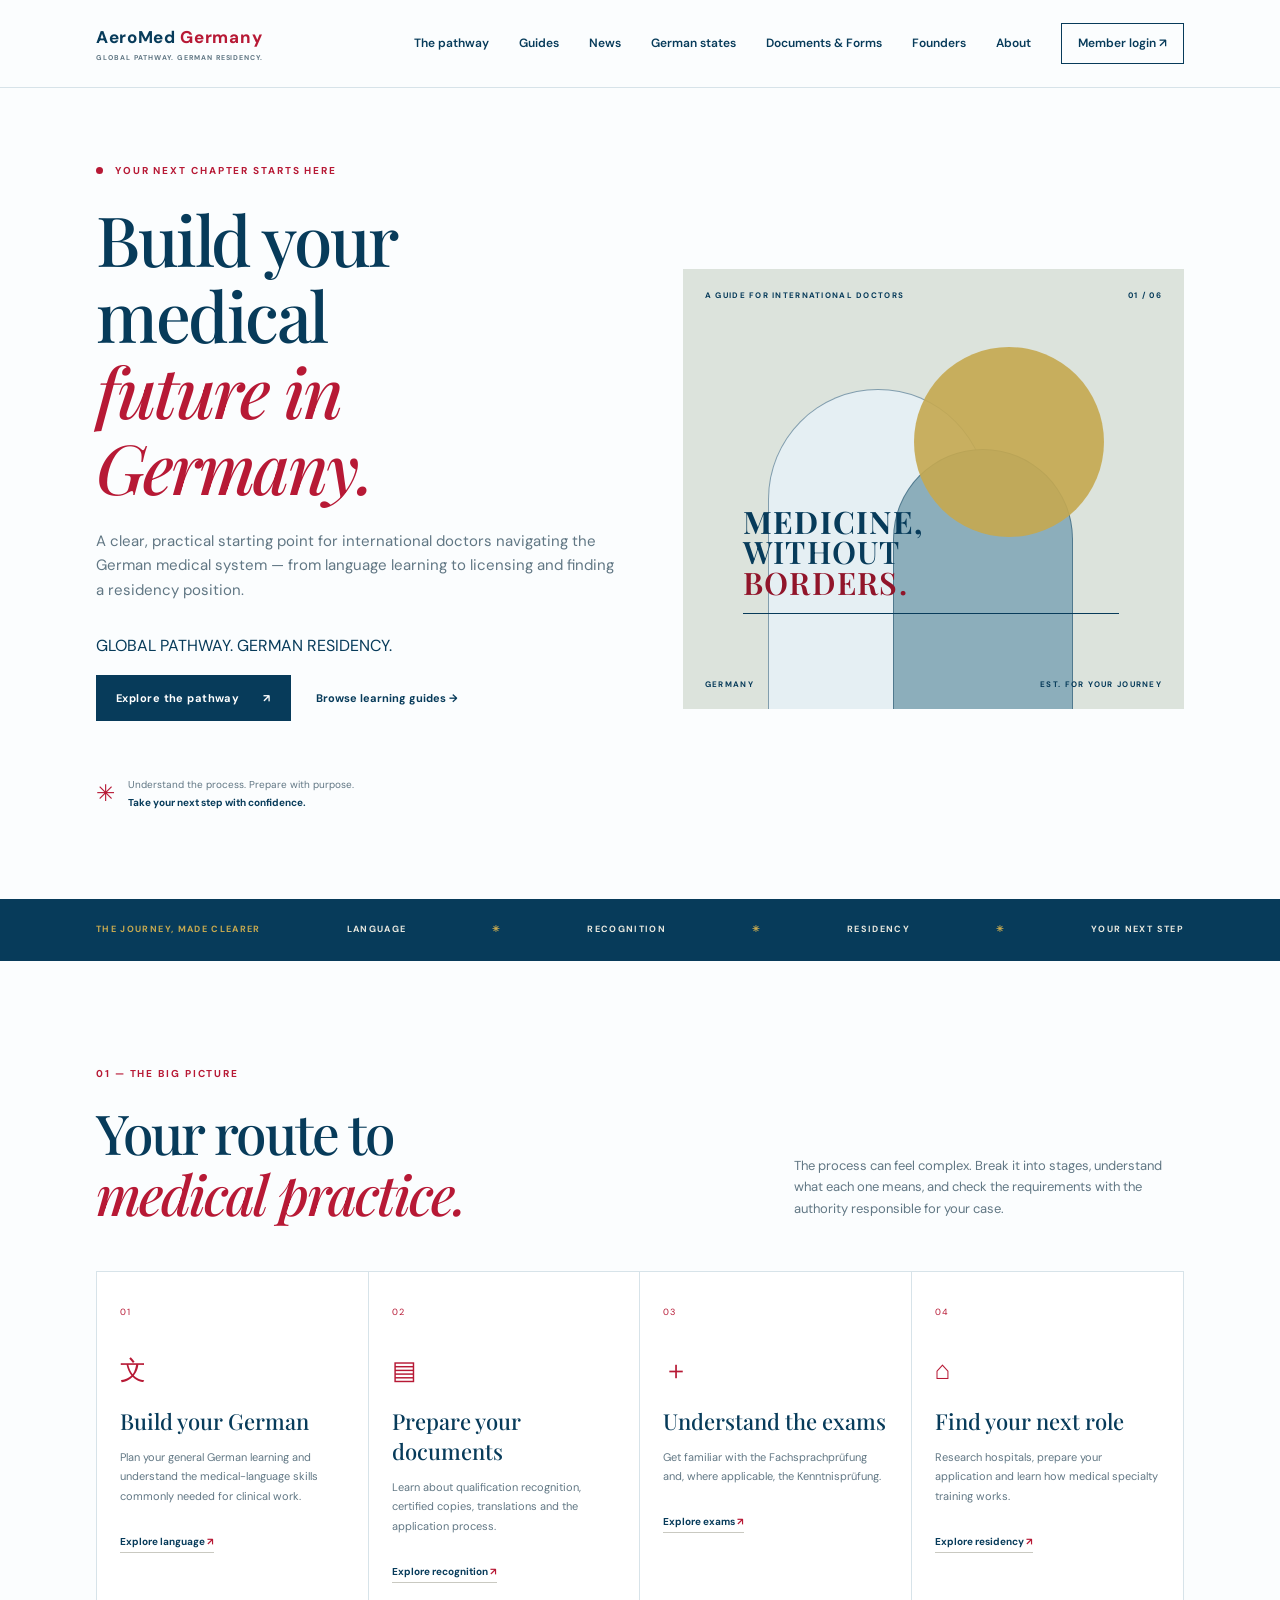
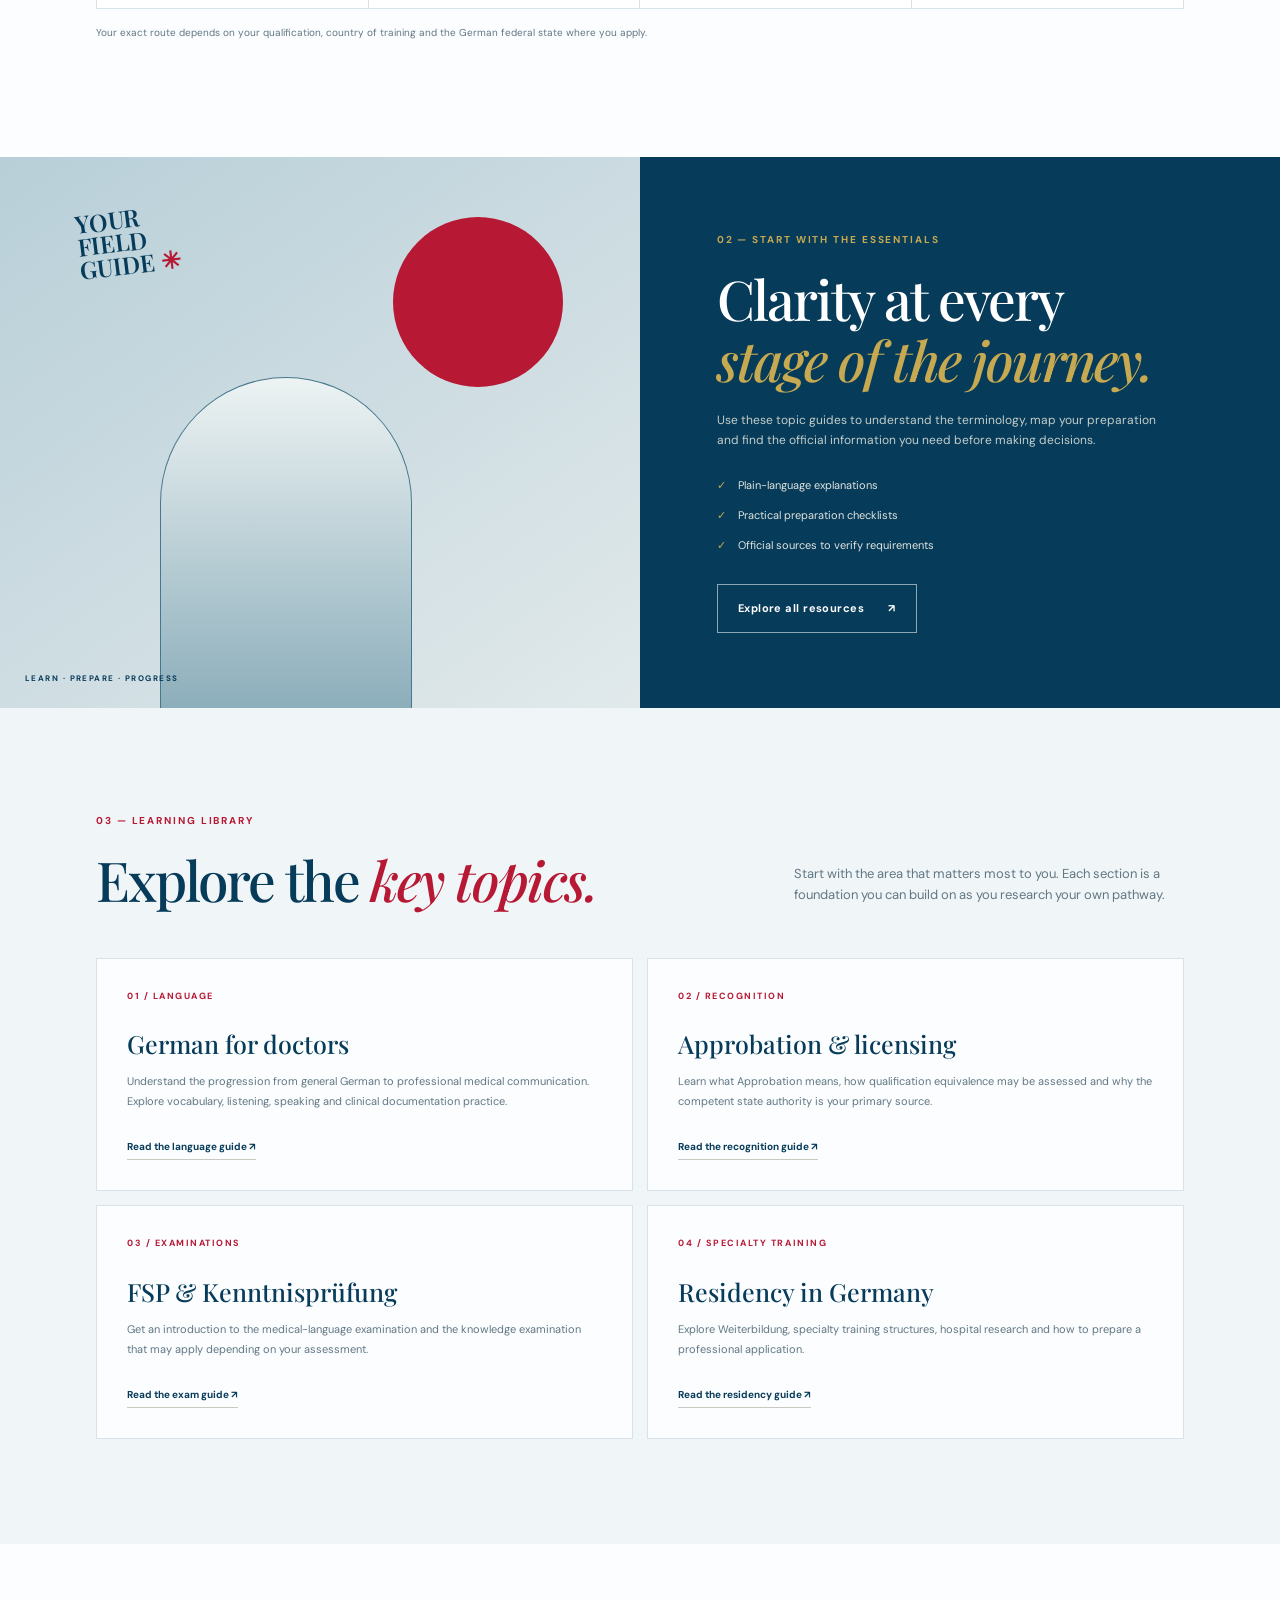
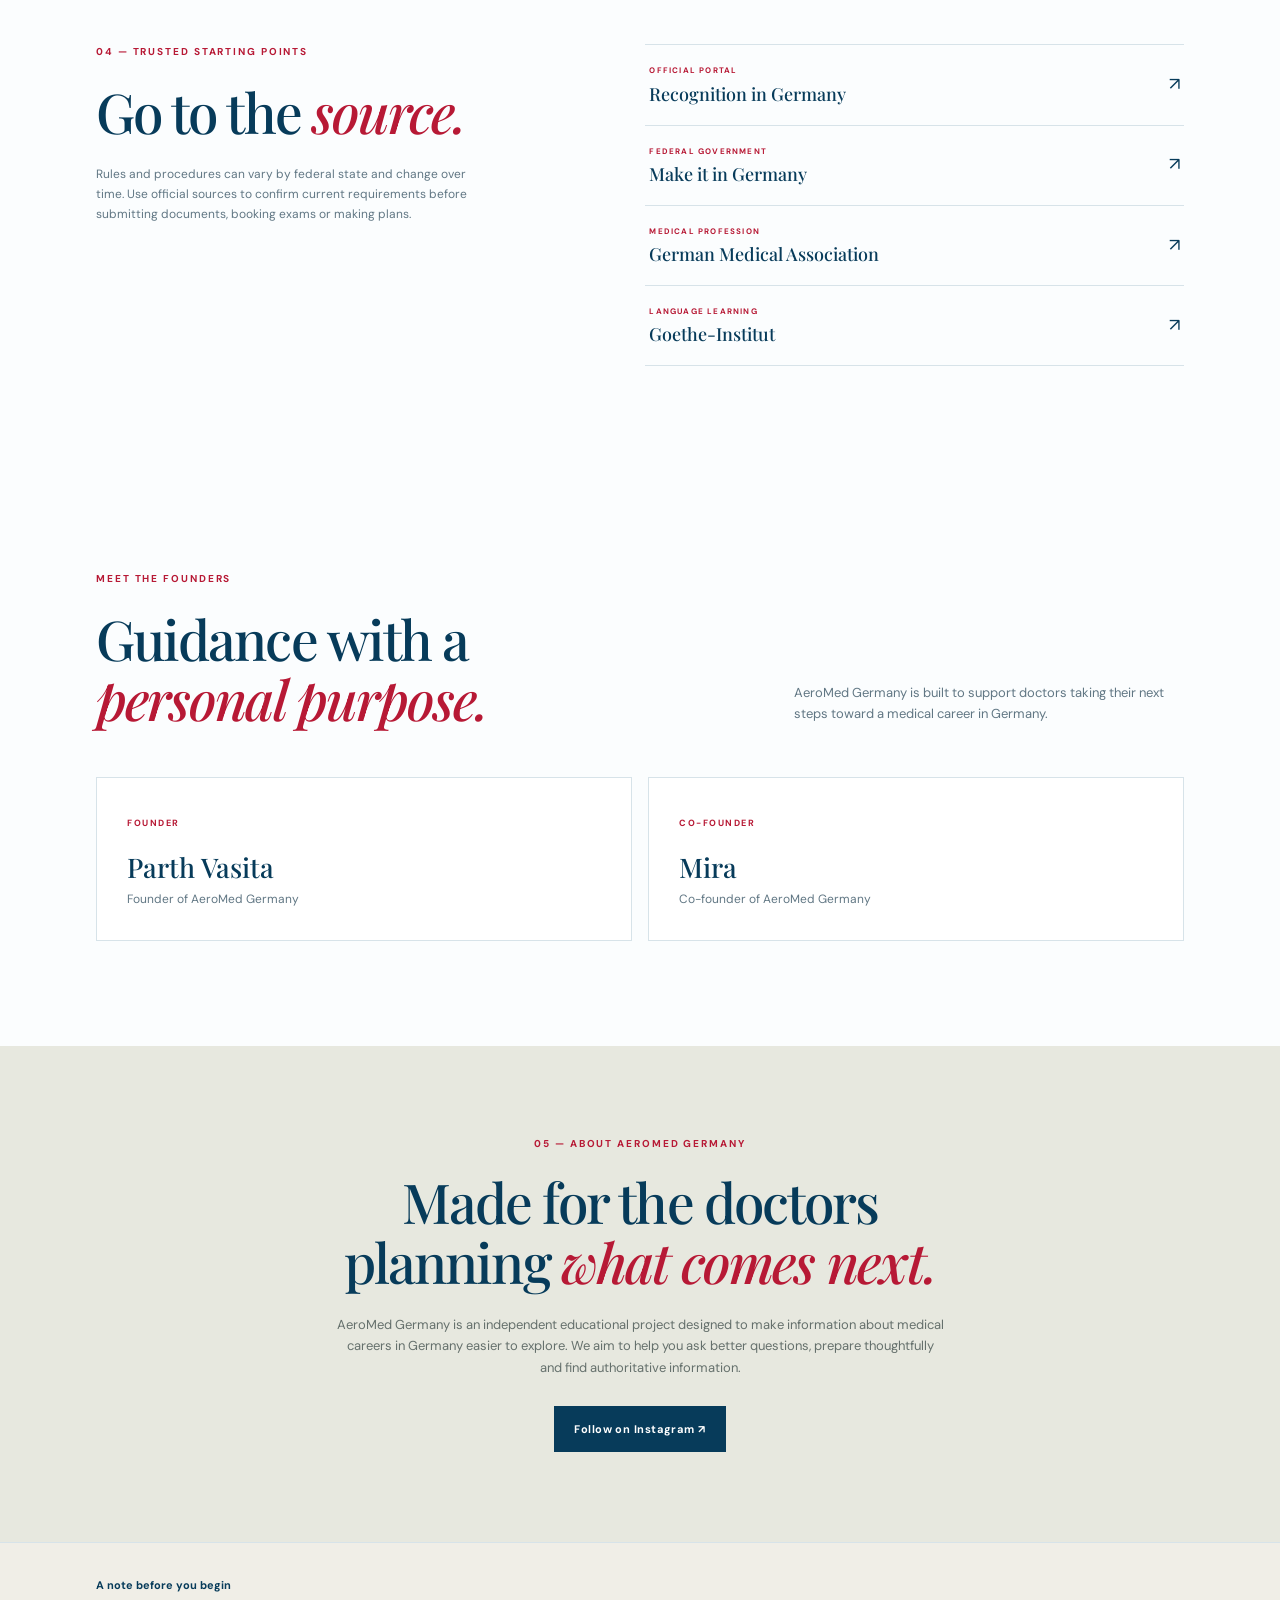
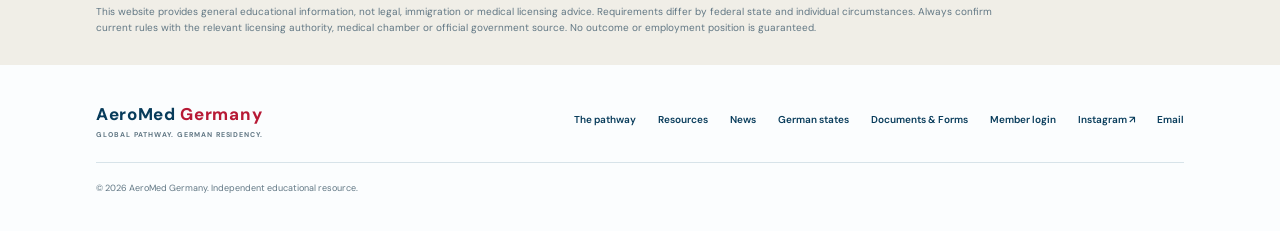
<file: index.html>
<!doctype html>
<html lang="en">
<head>
  <meta charset="utf-8">
  <meta name="viewport" content="width=device-width, initial-scale=1">
  <title>AeroMed Germany | Global Pathway. German Residency.</title>
  <meta name="description" content="AeroMed Germany supports international medical graduates exploring language learning, Approbation, exams and medical residency pathways in Germany.">
  <meta name="theme-color" content="#073b5a">
  <link rel="canonical" href="https://germanpg854.github.io/">
  
  <link rel="preconnect" href="https://fonts.googleapis.com">
  <link rel="preconnect" href="https://fonts.gstatic.com" crossorigin>
  <link href="https://fonts.googleapis.com/css2?family=DM+Sans:wght@400;500;600;700&family=Playfair+Display:wght@500;600;700&display=swap" rel="stylesheet">
  <link rel="stylesheet" href="styles.css">
</head>
<body>
  <a class="skip-link" href="#main">Skip to content</a>
  <header class="site-header">
    <a class="brand" href="index.html" aria-label="AeroMed Germany home">
      <span class="brand-name">AeroMed <span>Germany</span><small>GLOBAL PATHWAY. GERMAN RESIDENCY.</small></span>
    </a>
    <button class="menu-toggle" aria-label="Open navigation" aria-expanded="false">☰</button>
    <nav class="main-nav" aria-label="Main navigation">
      <a href="#pathway">The pathway</a><a href="#guides">Guides</a><a href="news.html">News</a><a href="bundeslaender.html">German states</a><a href="documents.html">Documents &amp; Forms</a><a href="#founders">Founders</a><a href="#about">About</a>
      <a class="nav-cta" href="login.html">Member login ↗</a>
    </nav>
  </header>

  <main id="main">
    <section class="hero">
      <div class="hero-copy">
        <p class="eyebrow"><span></span> YOUR NEXT CHAPTER STARTS HERE</p>
        <h1>Build your medical<br><em>future in Germany.</em></h1>
        <p class="hero-intro">A clear, practical starting point for international doctors navigating the German medical system — from language learning to licensing and finding a residency position.</p><p class="brand-tagline">GLOBAL PATHWAY. GERMAN RESIDENCY.</p>
        <div class="hero-actions"><a class="button button-dark" href="#pathway">Explore the pathway <span>↗</span></a><a class="text-link" href="#guides">Browse learning guides <span>→</span></a></div>
        <div class="hero-note"><span class="note-icon">✳</span><span>Understand the process. Prepare with purpose.<br><b>Take your next step with confidence.</b></span></div>
      </div>
      <div class="hero-art" aria-label="Abstract editorial illustration inspired by European architecture">
        <div class="art-top">A GUIDE FOR INTERNATIONAL DOCTORS <span>01 / 06</span></div>
        <div class="arch arch-one"></div><div class="arch arch-two"></div>
        <div class="art-sun"></div><div class="art-line"></div>
        <div class="art-caption"><b>MEDICINE,</b><br>WITHOUT<br><i>BORDERS.</i></div>
        <div class="art-bottom"><span>GERMANY</span><span>EST. FOR YOUR JOURNEY</span></div>
      </div>
    </section>

    <section class="trust-strip"><span>THE JOURNEY, MADE CLEARER</span><span>LANGUAGE</span><i>✳</i><span>RECOGNITION</span><i>✳</i><span>RESIDENCY</span><i>✳</i><span>YOUR NEXT STEP</span></section>

    <section class="section pathway-section" id="pathway">
      <div class="section-heading"><div><p class="eyebrow">01 — THE BIG PICTURE</p><h2>Your route to<br><em>medical practice.</em></h2></div><p class="section-summary">The process can feel complex. Break it into stages, understand what each one means, and check the requirements with the authority responsible for your case.</p></div>
      <div class="pathway-grid">
        <article class="path-card"><span class="card-number">01</span><div class="card-icon">文</div><h3>Build your German</h3><p>Plan your general German learning and understand the medical-language skills commonly needed for clinical work.</p><a href="language.html">Explore language <span>↗</span></a></article>
        <article class="path-card"><span class="card-number">02</span><div class="card-icon">▤</div><h3>Prepare your documents</h3><p>Learn about qualification recognition, certified copies, translations and the application process.</p><a href="approbation.html">Explore recognition <span>↗</span></a></article>
        <article class="path-card"><span class="card-number">03</span><div class="card-icon">＋</div><h3>Understand the exams</h3><p>Get familiar with the Fachsprachprüfung and, where applicable, the Kenntnisprüfung.</p><a href="exams.html">Explore exams <span>↗</span></a></article>
        <article class="path-card"><span class="card-number">04</span><div class="card-icon">⌂</div><h3>Find your next role</h3><p>Research hospitals, prepare your application and learn how medical specialty training works.</p><a href="residency.html">Explore residency <span>↗</span></a></article>
      </div>
      <p class="small-print">Your exact route depends on your qualification, country of training and the German federal state where you apply.</p>
    </section>

    <section class="feature-section" id="guides">
      <div class="feature-image"><div class="feature-stamp">YOUR<br>FIELD<br>GUIDE <span>✳</span></div><div class="feature-image-label">LEARN · PREPARE · PROGRESS</div></div>
      <div class="feature-copy"><p class="eyebrow">02 — START WITH THE ESSENTIALS</p><h2>Clarity at every<br><em>stage of the journey.</em></h2><p>Use these topic guides to understand the terminology, map your preparation and find the official information you need before making decisions.</p><ul class="check-list"><li>Plain-language explanations</li><li>Practical preparation checklists</li><li>Official sources to verify requirements</li></ul><a class="button button-light" href="#resources">Explore all resources <span>↗</span></a></div>
    </section>

    <section class="section topic-section">
      <div class="section-heading"><div><p class="eyebrow">03 — LEARNING LIBRARY</p><h2>Explore the <em>key topics.</em></h2></div><p class="section-summary">Start with the area that matters most to you. Each section is a foundation you can build on as you research your own pathway.</p></div>
      <div class="topic-grid">
        <article class="topic-card" ><div class="topic-meta">01 / LANGUAGE</div><h3>German for doctors</h3><p>Understand the progression from general German to professional medical communication. Explore vocabulary, listening, speaking and clinical documentation practice.</p><a href="language.html">Read the language guide ↗</a></article>
        <article class="topic-card" ><div class="topic-meta">02 / RECOGNITION</div><h3>Approbation & licensing</h3><p>Learn what Approbation means, how qualification equivalence may be assessed and why the competent state authority is your primary source.</p><a href="approbation.html">Read the recognition guide ↗</a></article>
        <article class="topic-card" ><div class="topic-meta">03 / EXAMINATIONS</div><h3>FSP & Kenntnisprüfung</h3><p>Get an introduction to the medical-language examination and the knowledge examination that may apply depending on your assessment.</p><a href="exams.html">Read the exam guide ↗</a></article>
        <article class="topic-card" ><div class="topic-meta">04 / SPECIALTY TRAINING</div><h3>Residency in Germany</h3><p>Explore Weiterbildung, specialty training structures, hospital research and how to prepare a professional application.</p><a href="residency.html">Read the residency guide ↗</a></article>
      </div>
    </section>

    <section class="official-section" id="resources">
      <div class="official-copy"><p class="eyebrow">04 — TRUSTED STARTING POINTS</p><h2>Go to the <em>source.</em></h2><p>Rules and procedures can vary by federal state and change over time. Use official sources to confirm current requirements before submitting documents, booking exams or making plans.</p></div>
      <div class="resource-list">
        <a href="https://www.anerkennung-in-deutschland.de/html/en/" target="_blank" rel="noopener"><span><small>OFFICIAL PORTAL</small><b>Recognition in Germany</b></span><span>↗</span></a>
        <a href="https://www.make-it-in-germany.com/en/" target="_blank" rel="noopener"><span><small>FEDERAL GOVERNMENT</small><b>Make it in Germany</b></span><span>↗</span></a>
        <a href="https://www.bundesaerztekammer.de/" target="_blank" rel="noopener"><span><small>MEDICAL PROFESSION</small><b>German Medical Association</b></span><span>↗</span></a>
        <a href="https://www.goethe.de/en/" target="_blank" rel="noopener"><span><small>LANGUAGE LEARNING</small><b>Goethe-Institut</b></span><span>↗</span></a>
      </div>
    </section>

    <section class="founders-section section" id="founders">
      <div class="section-heading"><div><p class="eyebrow">MEET THE FOUNDERS</p><h2>Guidance with a<br><em>personal purpose.</em></h2></div><p class="section-summary">AeroMed Germany is built to support doctors taking their next steps toward a medical career in Germany.</p></div>
      <div class="founder-grid">
        <article class="founder-card"><span class="founder-role">FOUNDER</span><h3>Parth Vasita</h3><p>Founder of AeroMed Germany</p></article>
        <article class="founder-card"><span class="founder-role">CO-FOUNDER</span><h3>Mira</h3><p>Co-founder of AeroMed Germany</p></article>
      </div>
    </section>
    <section class="about-section" id="about"><p class="eyebrow">05 — ABOUT AEROMED GERMANY</p><h2>Made for the doctors<br>planning <em>what comes next.</em></h2><p>AeroMed Germany is an independent educational project designed to make information about medical careers in Germany easier to explore. We aim to help you ask better questions, prepare thoughtfully and find authoritative information.</p><a class="button button-dark" href="https://www.instagram.com/germanpg854/" target="_blank" rel="noopener">Follow on Instagram ↗</a></section>

    <section class="disclaimer"><b>A note before you begin</b><p>This website provides general educational information, not legal, immigration or medical licensing advice. Requirements differ by federal state and individual circumstances. Always confirm current rules with the relevant licensing authority, medical chamber or official government source. No outcome or employment position is guaranteed.</p></section>
  </main>

  <footer class="site-footer"><a class="brand footer-brand" href="index.html"><span class="brand-name">AeroMed <span>Germany</span><small>GLOBAL PATHWAY. GERMAN RESIDENCY.</small></span></a><div class="footer-links"><a href="#pathway">The pathway</a><a href="#resources">Resources</a><a href="news.html">News</a><a href="bundeslaender.html">German states</a><a href="documents.html">Documents &amp; Forms</a><a href="login.html">Member login</a><a href="https://www.instagram.com/germanpg854/" target="_blank" rel="noopener">Instagram ↗</a><a href="mailto:germanpg854@gmail.com">Email</a></div><p>© <span id="year"></span> AeroMed Germany. Independent educational resource.</p></footer>
  <script src="script.js"></script>
</body>
</html>
</file>
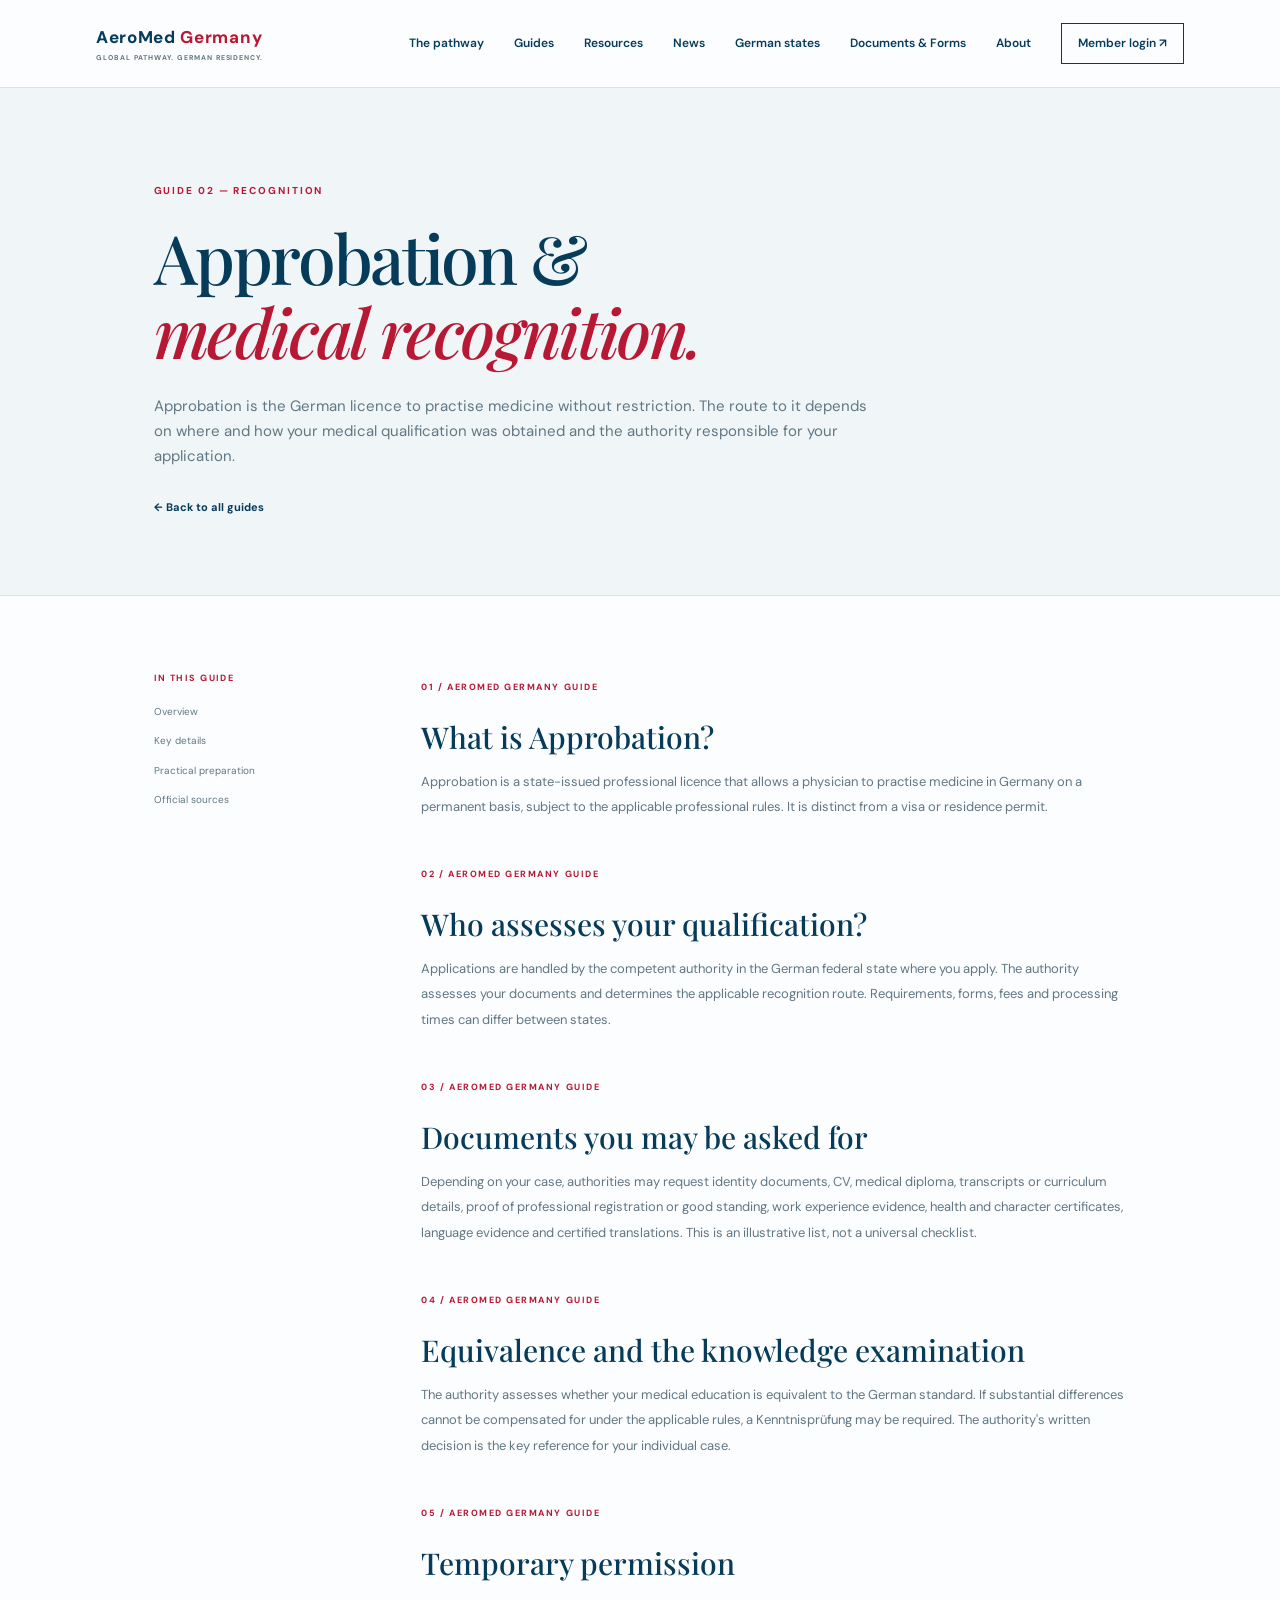
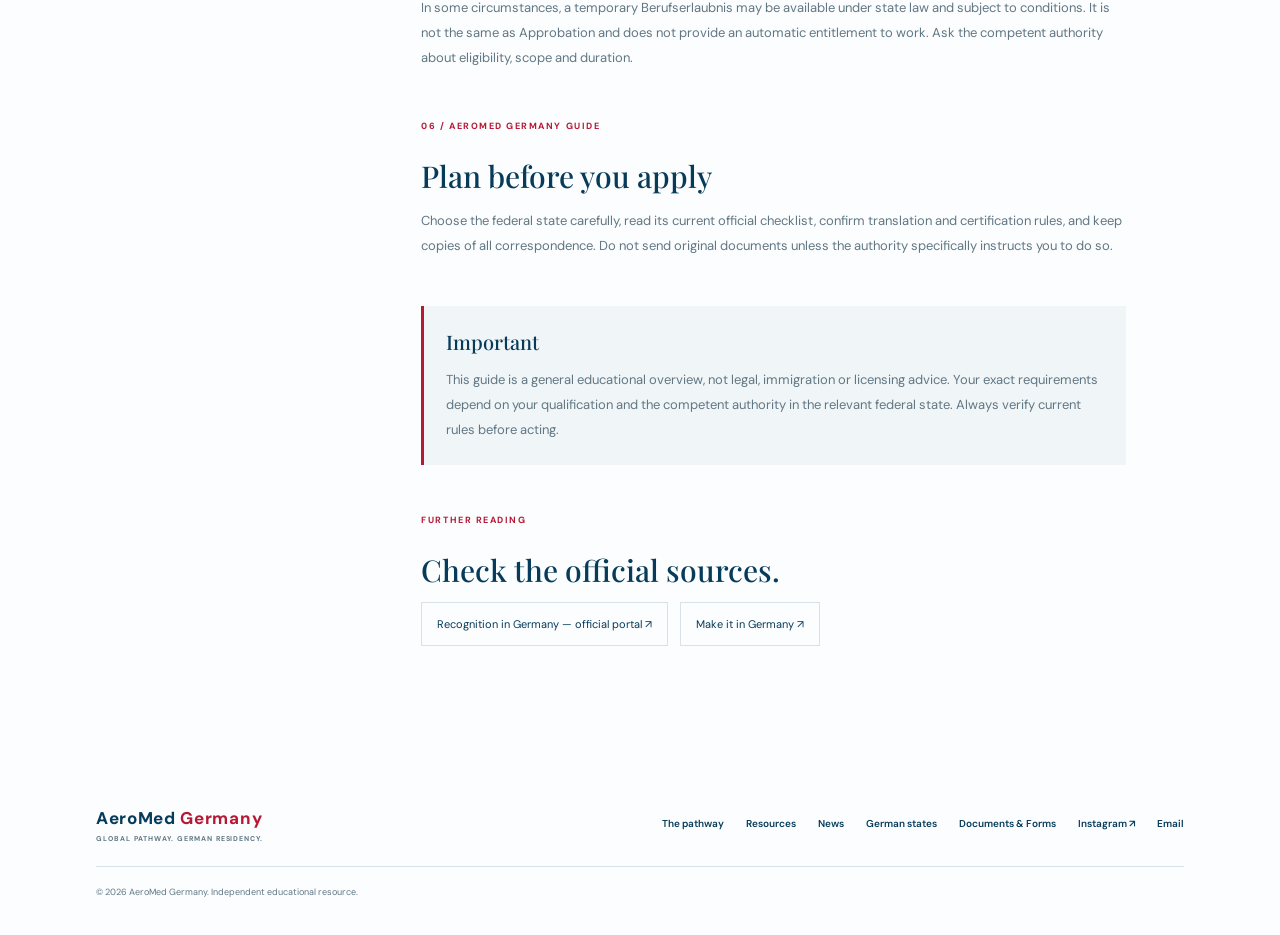
<file: approbation.html>
<!doctype html>
<html lang="en"><head><meta charset="utf-8"><meta name="viewport" content="width=device-width, initial-scale=1">
<meta name="theme-color" content="#073b5a">
<link rel="preconnect" href="https://fonts.googleapis.com"><link rel="preconnect" href="https://fonts.gstatic.com" crossorigin>
<link href="https://fonts.googleapis.com/css2?family=DM+Sans:wght@400;500;600;700&family=Playfair+Display:wght@500;600;700&display=swap" rel="stylesheet"><link rel="stylesheet" href="styles.css">
<link rel="canonical" href="https://germanpg854.github.io/approbation.html"></head><body><header class="site-header"><a class="brand" href="index.html"><span class="brand-name">AeroMed <span>Germany</span><small>GLOBAL PATHWAY. GERMAN RESIDENCY.</small></span></a><button class="menu-toggle" aria-label="Open navigation" aria-expanded="false">☰</button><nav class="main-nav"><a href="index.html#pathway">The pathway</a><a href="index.html#guides">Guides</a><a href="index.html#resources">Resources</a><a href="news.html">News</a><a href="bundeslaender.html">German states</a><a href="documents.html">Documents &amp; Forms</a><a href="index.html#about">About</a><a class="nav-cta" href="login.html">Member login ↗</a></nav></header><main id="main">
<title>Approbation & Medical Licensing in Germany | AeroMed Germany</title><meta name="description" content="An introduction to medical qualification recognition and Approbation for international doctors considering Germany."><section class="article-hero"><p class="eyebrow">GUIDE 02 — RECOGNITION</p><h1>Approbation &<br><em>medical recognition.</em></h1><p class="article-intro">Approbation is the German licence to practise medicine without restriction. The route to it depends on where and how your medical qualification was obtained and the authority responsible for your application.</p><a class="text-link" href="index.html#guides">← Back to all guides</a></section>
<section class="article-body"><aside class="article-aside"><b>IN THIS GUIDE</b><a href="#section-1">Overview</a><a href="#section-2">Key details</a><a href="#section-3">Practical preparation</a><a href="#official">Official sources</a></aside><div class="article-content"><section id="section-1"><p class="topic-meta">01 / AEROMED GERMANY GUIDE</p><h2>What is Approbation?</h2><p>Approbation is a state-issued professional licence that allows a physician to practise medicine in Germany on a permanent basis, subject to the applicable professional rules. It is distinct from a visa or residence permit.</p></section><section id="section-2"><p class="topic-meta">02 / AEROMED GERMANY GUIDE</p><h2>Who assesses your qualification?</h2><p>Applications are handled by the competent authority in the German federal state where you apply. The authority assesses your documents and determines the applicable recognition route. Requirements, forms, fees and processing times can differ between states.</p></section><section id="section-3"><p class="topic-meta">03 / AEROMED GERMANY GUIDE</p><h2>Documents you may be asked for</h2><p>Depending on your case, authorities may request identity documents, CV, medical diploma, transcripts or curriculum details, proof of professional registration or good standing, work experience evidence, health and character certificates, language evidence and certified translations. This is an illustrative list, not a universal checklist.</p></section><section id="section-4"><p class="topic-meta">04 / AEROMED GERMANY GUIDE</p><h2>Equivalence and the knowledge examination</h2><p>The authority assesses whether your medical education is equivalent to the German standard. If substantial differences cannot be compensated for under the applicable rules, a Kenntnisprüfung may be required. The authority's written decision is the key reference for your individual case.</p></section><section id="section-5"><p class="topic-meta">05 / AEROMED GERMANY GUIDE</p><h2>Temporary permission</h2><p>In some circumstances, a temporary Berufserlaubnis may be available under state law and subject to conditions. It is not the same as Approbation and does not provide an automatic entitlement to work. Ask the competent authority about eligibility, scope and duration.</p></section><section id="section-6"><p class="topic-meta">06 / AEROMED GERMANY GUIDE</p><h2>Plan before you apply</h2><p>Choose the federal state carefully, read its current official checklist, confirm translation and certification rules, and keep copies of all correspondence. Do not send original documents unless the authority specifically instructs you to do so.</p></section><section class="article-callout"><b>Important</b><p>This guide is a general educational overview, not legal, immigration or licensing advice. Your exact requirements depend on your qualification and the competent authority in the relevant federal state. Always verify current rules before acting.</p></section><section id="official"><p class="topic-meta">FURTHER READING</p><h2>Check the official sources.</h2><div class="article-links"><a href="https://www.anerkennung-in-deutschland.de/html/en/" target="_blank" rel="noopener">Recognition in Germany — official portal ↗</a><a href="https://www.make-it-in-germany.com/en/" target="_blank" rel="noopener">Make it in Germany ↗</a></div></section></div></section></main><footer class="site-footer"><a class="brand footer-brand" href="index.html"><span class="brand-name">AeroMed <span>Germany</span><small>GLOBAL PATHWAY. GERMAN RESIDENCY.</small></span></a><div class="footer-links"><a href="index.html#pathway">The pathway</a><a href="index.html#resources">Resources</a><a href="news.html">News</a><a href="bundeslaender.html">German states</a><a href="documents.html">Documents &amp; Forms</a><a href="https://www.instagram.com/germanpg854/" target="_blank" rel="noopener">Instagram ↗</a><a href="mailto:germanpg854@gmail.com">Email</a></div><p>© <span id="year"></span> AeroMed Germany. Independent educational resource.</p></footer><script src="script.js"></script></body></html>
</file>
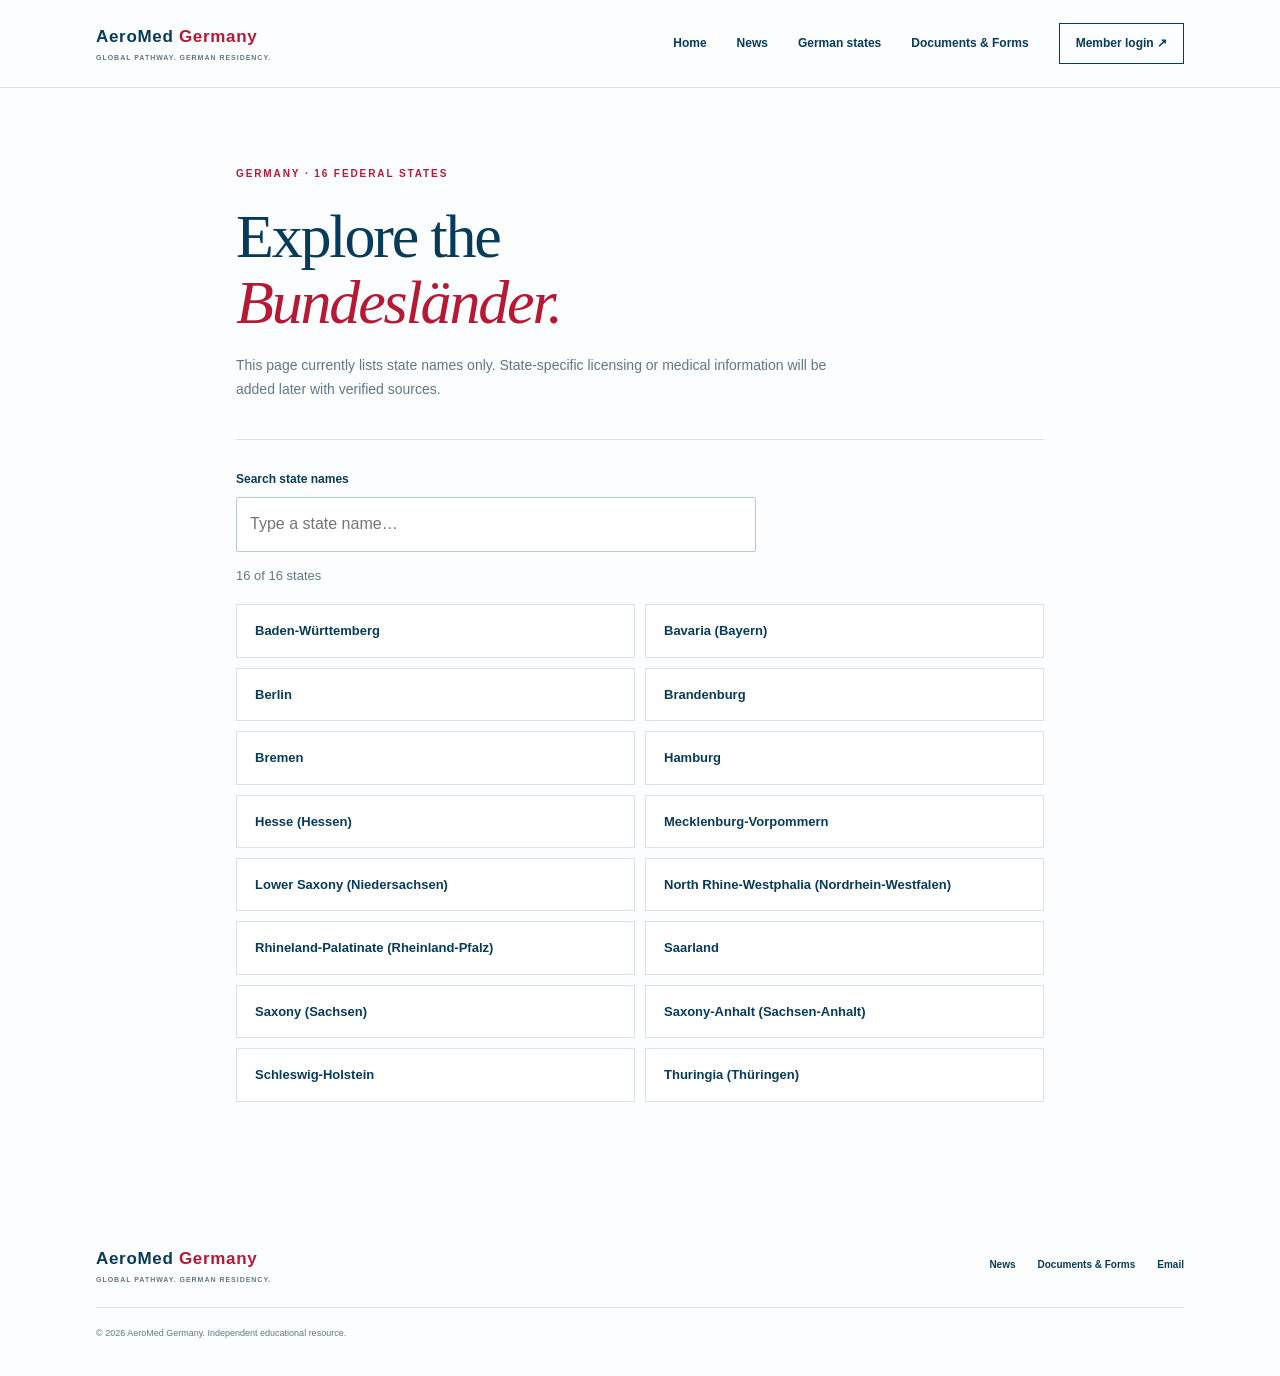
<file: bundeslaender.html>
<!doctype html>
<html lang="en">
<head><meta charset="utf-8"><meta name="viewport" content="width=device-width,initial-scale=1"><meta name="theme-color" content="#073b5a"><title>German states | AeroMed Germany</title><meta name="description" content="Search the names of Germany's 16 federal states. State-specific licensing information will be added after verification."><link rel="canonical" href="https://germanpg854.github.io/bundeslaender.html"><link rel="stylesheet" href="styles.css"></head>
<body>
  <a class="skip-link" href="#main">Skip to content</a>
  <header class="site-header"><a class="brand" href="index.html" aria-label="AeroMed Germany home"><span class="brand-name">AeroMed <span>Germany</span><small>GLOBAL PATHWAY. GERMAN RESIDENCY.</small></span></a><button class="menu-toggle" aria-label="Open navigation" aria-expanded="false">☰</button><nav class="main-nav" aria-label="Main navigation"><a href="index.html">Home</a><a href="news.html">News</a><a href="bundeslaender.html" aria-current="page">German states</a><a href="documents.html">Documents & Forms</a><a class="nav-cta" href="login.html">Member login ↗</a></nav></header>
  <main id="main" class="library-page"><section class="library-heading"><p class="eyebrow">GERMANY · 16 FEDERAL STATES</p><h1>Explore the<br><em>Bundesländer.</em></h1><p>This page currently lists state names only. State-specific licensing or medical information will be added later with verified sources.</p></section><label class="state-search-label" for="state-search">Search state names</label><input id="state-search" class="state-search" type="search" placeholder="Type a state name…" autocomplete="off"><p id="state-status" class="library-status" aria-live="polite"></p><ul id="state-list" class="state-grid" aria-label="German federal states"></ul></main>
  <footer class="site-footer"><a class="brand footer-brand" href="index.html"><span class="brand-name">AeroMed <span>Germany</span><small>GLOBAL PATHWAY. GERMAN RESIDENCY.</small></span></a><div class="footer-links"><a href="news.html">News</a><a href="documents.html">Documents & Forms</a><a href="mailto:germanpg854@gmail.com">Email</a></div><p>© <span id="year"></span> AeroMed Germany. Independent educational resource.</p></footer>
  <script src="script.js"></script><script src="bundeslaender-data.js"></script><script src="bundeslaender.js"></script>
</body></html>
</file>
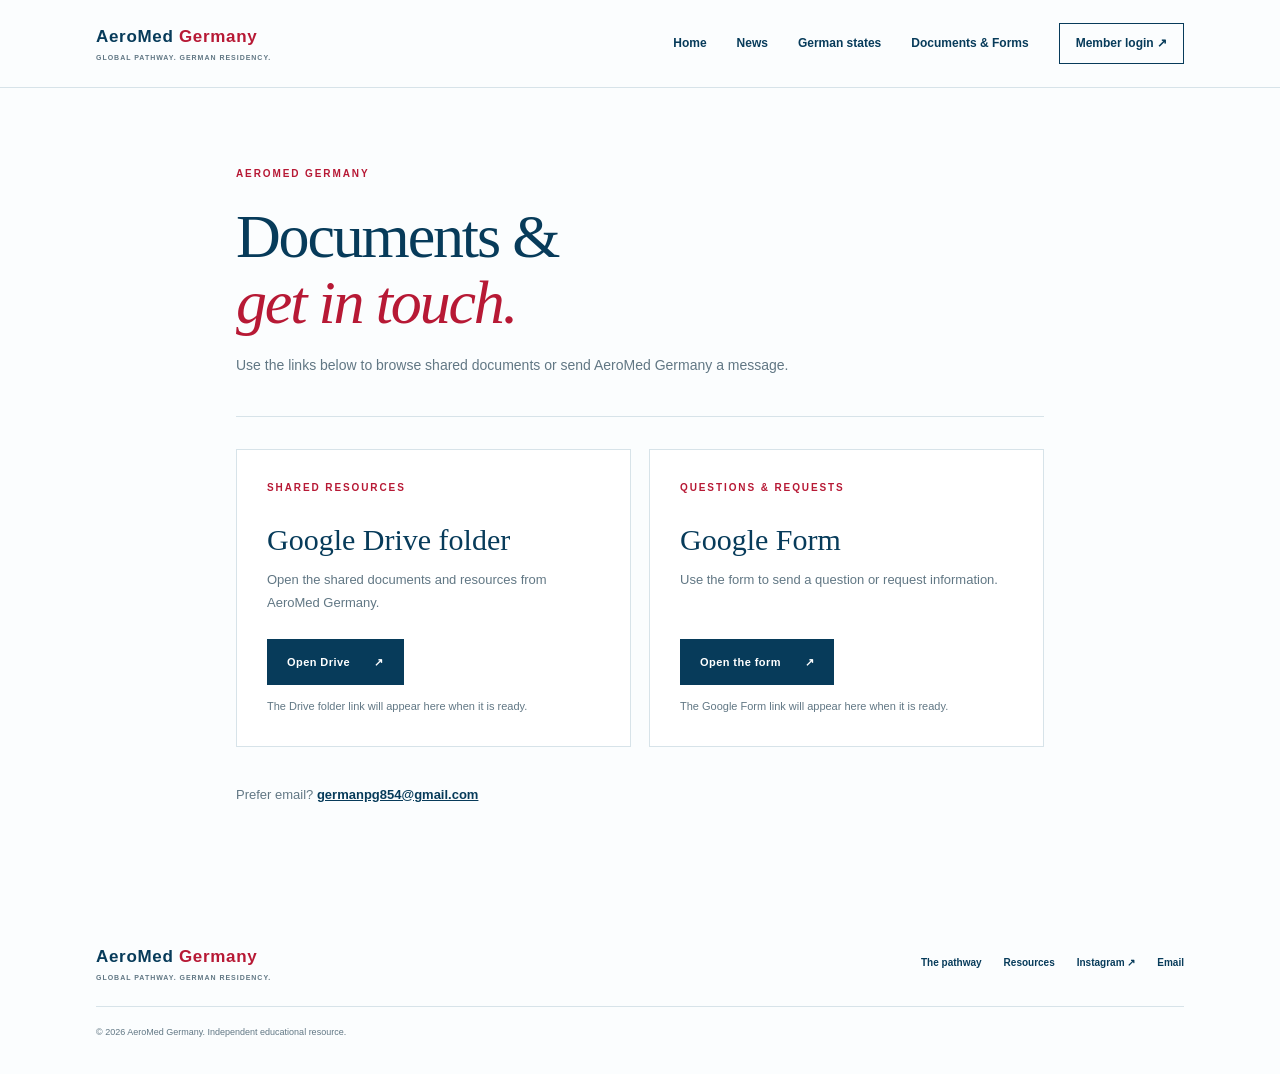
<file: documents.html>
<!doctype html>
<html lang="en">
<head>
  <meta charset="utf-8">
  <meta name="viewport" content="width=device-width,initial-scale=1">
  <meta name="theme-color" content="#073b5a">
  <title>Documents & contact | AeroMed Germany</title>
  <meta name="description" content="Open AeroMed Germany's shared documents or contact form.">
  <link rel="stylesheet" href="styles.css">
</head>
<body>
  <a class="skip-link" href="#main">Skip to content</a>
  <header class="site-header">
    <a class="brand" href="index.html" aria-label="AeroMed Germany home"><span class="brand-name">AeroMed <span>Germany</span><small>GLOBAL PATHWAY. GERMAN RESIDENCY.</small></span></a>
    <button class="menu-toggle" aria-label="Open navigation" aria-expanded="false">☰</button>
    <nav class="main-nav" aria-label="Main navigation"><a href="index.html">Home</a><a href="news.html">News</a><a href="bundeslaender.html">German states</a><a href="documents.html" aria-current="page">Documents & Forms</a><a href="login.html" class="nav-cta">Member login ↗</a></nav>
  </header>
  <main id="main" class="library-page">
    <section class="library-heading"><p class="eyebrow">AEROMED GERMANY</p><h1>Documents &<br><em>get in touch.</em></h1><p>Use the links below to browse shared documents or send AeroMed Germany a message.</p></section>
    <section class="share-link-grid" aria-label="AeroMed links">
      <article class="share-link-card"><p class="eyebrow">SHARED RESOURCES</p><h2>Google Drive folder</h2><p>Open the shared documents and resources from AeroMed Germany.</p><a class="button button-dark configured-link" data-link-name="drive" href="#drive-link">Open Drive <span>↗</span></a><small class="link-status" data-link-status="drive">The Drive folder link will appear here when it is ready.</small></article>
      <article class="share-link-card"><p class="eyebrow">QUESTIONS & REQUESTS</p><h2>Google Form</h2><p>Use the form to send a question or request information.</p><a class="button button-dark configured-link" data-link-name="form" href="#form-link">Open the form <span>↗</span></a><small class="link-status" data-link-status="form">The Google Form link will appear here when it is ready.</small></article>
    </section>
    <p class="share-contact">Prefer email? <a href="mailto:germanpg854@gmail.com">germanpg854@gmail.com</a></p>
  </main>
  <footer class="site-footer"><a class="brand footer-brand" href="index.html"><span class="brand-name">AeroMed <span>Germany</span><small>GLOBAL PATHWAY. GERMAN RESIDENCY.</small></span></a><div class="footer-links"><a href="index.html#pathway">The pathway</a><a href="index.html#resources">Resources</a><a href="https://www.instagram.com/germanpg854/" target="_blank" rel="noopener noreferrer">Instagram ↗</a><a href="mailto:germanpg854@gmail.com">Email</a></div><p>© <span id="year"></span> AeroMed Germany. Independent educational resource.</p></footer>
  <script src="script.js"></script>
  <script src="links-config.js"></script>
  <script src="links.js"></script>
</body>
</html>
</file>
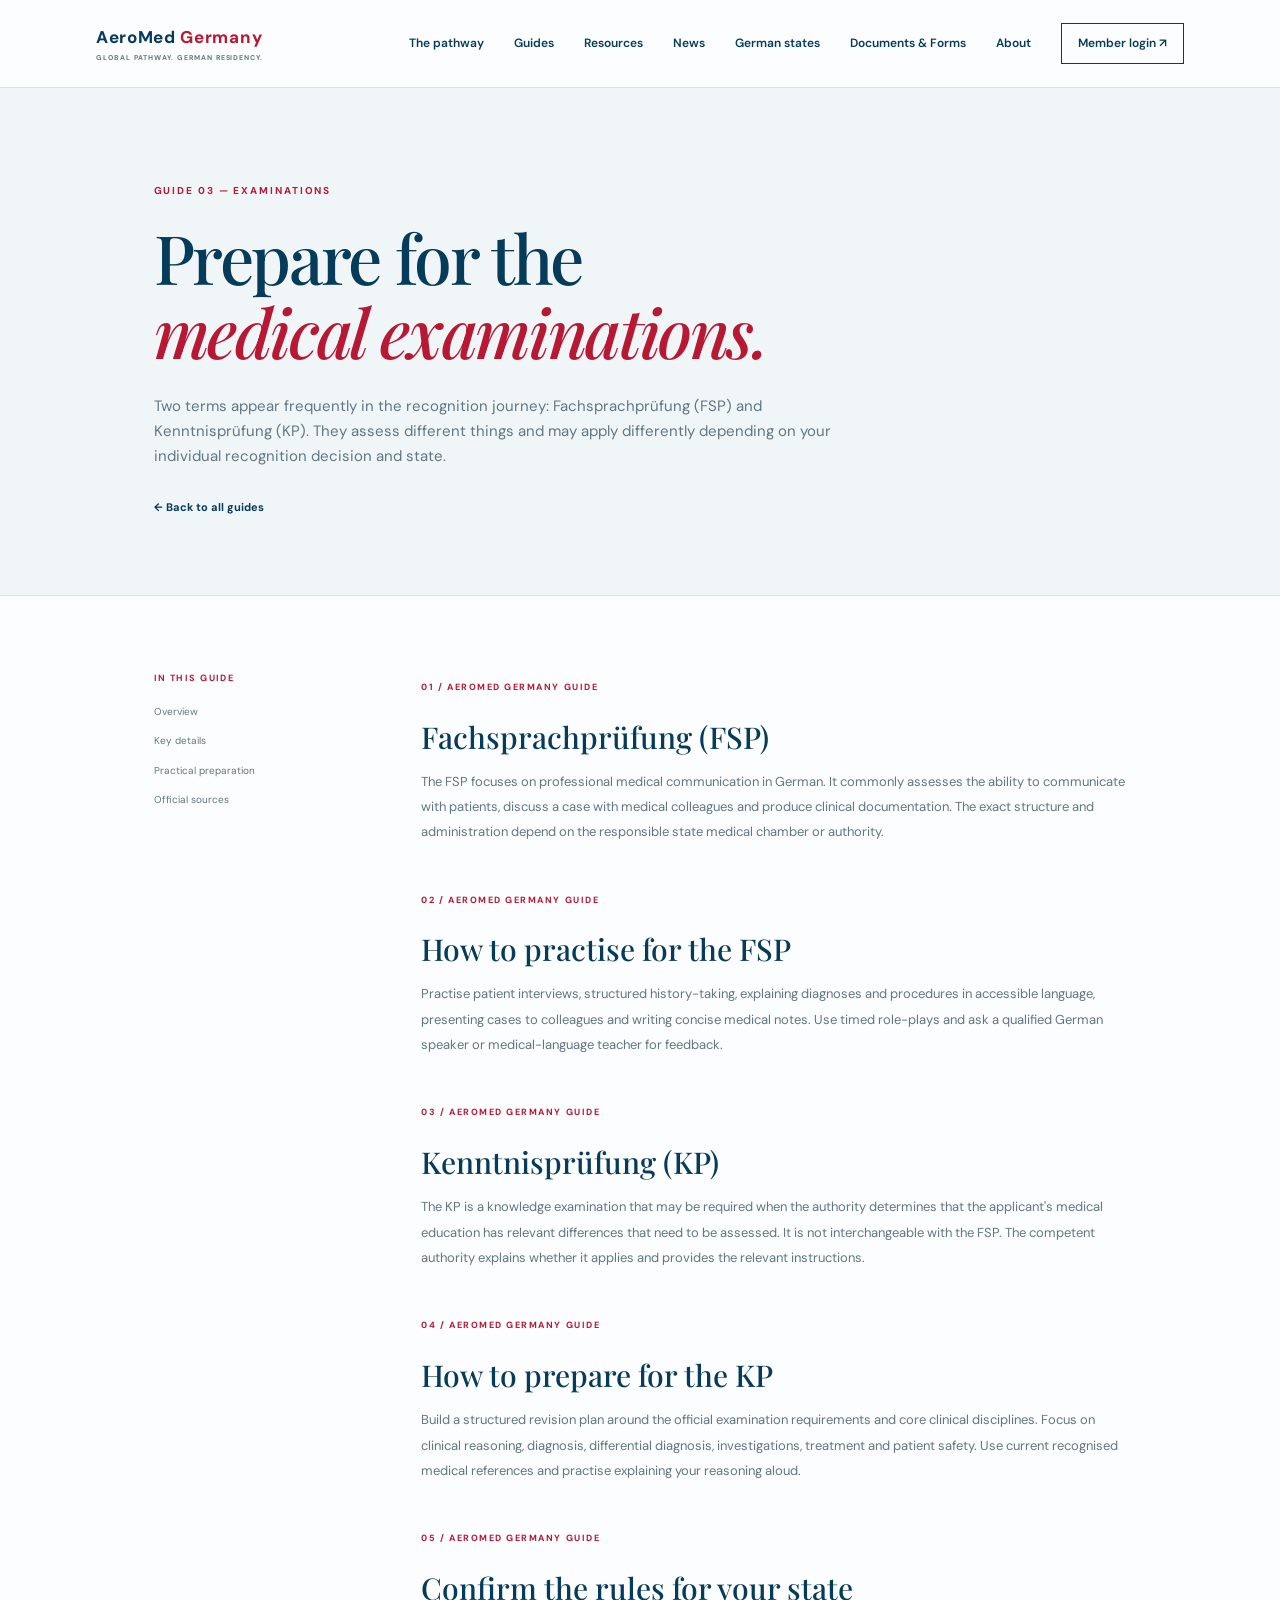
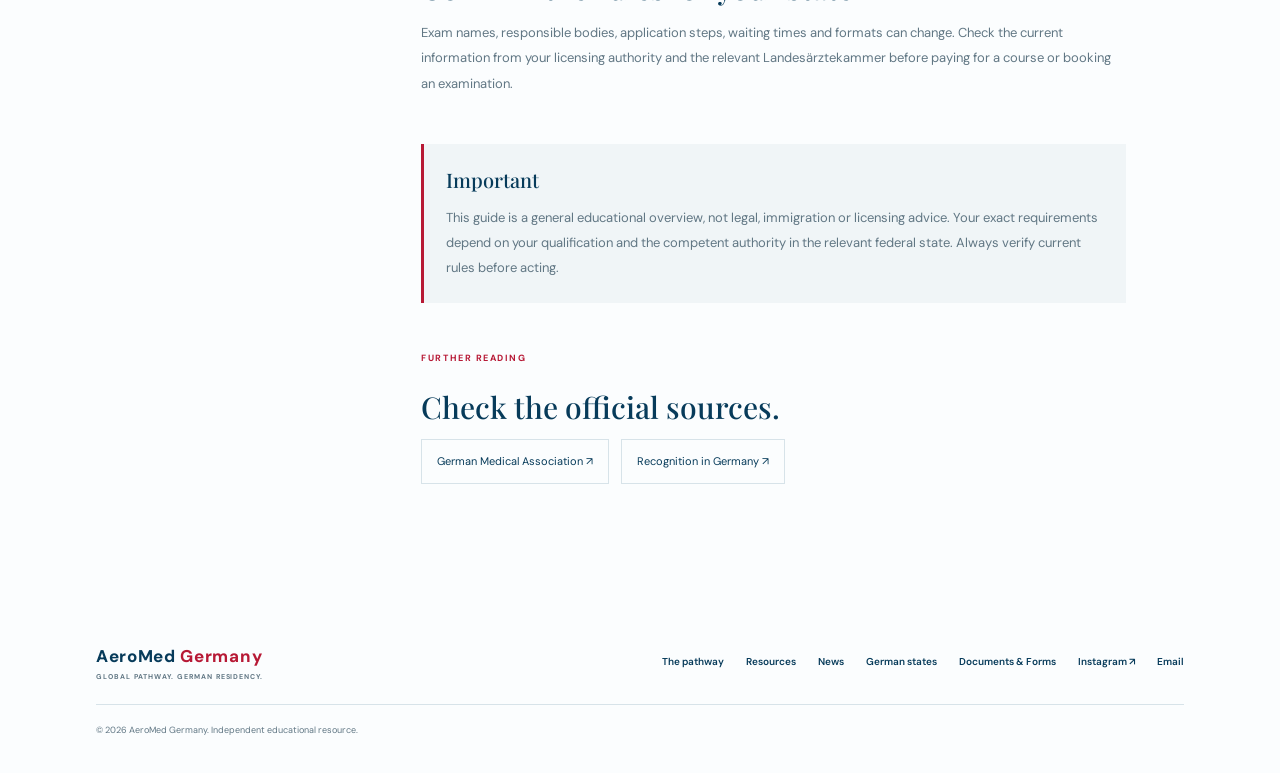
<file: exams.html>
<!doctype html>
<html lang="en"><head><meta charset="utf-8"><meta name="viewport" content="width=device-width, initial-scale=1">
<meta name="theme-color" content="#073b5a">
<link rel="preconnect" href="https://fonts.googleapis.com"><link rel="preconnect" href="https://fonts.gstatic.com" crossorigin>
<link href="https://fonts.googleapis.com/css2?family=DM+Sans:wght@400;500;600;700&family=Playfair+Display:wght@500;600;700&display=swap" rel="stylesheet"><link rel="stylesheet" href="styles.css">
<link rel="canonical" href="https://germanpg854.github.io/exams.html"></head><body><header class="site-header"><a class="brand" href="index.html"><span class="brand-name">AeroMed <span>Germany</span><small>GLOBAL PATHWAY. GERMAN RESIDENCY.</small></span></a><button class="menu-toggle" aria-label="Open navigation" aria-expanded="false">☰</button><nav class="main-nav"><a href="index.html#pathway">The pathway</a><a href="index.html#guides">Guides</a><a href="index.html#resources">Resources</a><a href="news.html">News</a><a href="bundeslaender.html">German states</a><a href="documents.html">Documents &amp; Forms</a><a href="index.html#about">About</a><a class="nav-cta" href="login.html">Member login ↗</a></nav></header><main id="main">
<title>FSP & Kenntnisprüfung Guide for Doctors | AeroMed Germany</title><meta name="description" content="An introduction to the Fachsprachprüfung and Kenntnisprüfung for international medical graduates in Germany."><section class="article-hero"><p class="eyebrow">GUIDE 03 — EXAMINATIONS</p><h1>Prepare for the<br><em>medical examinations.</em></h1><p class="article-intro">Two terms appear frequently in the recognition journey: Fachsprachprüfung (FSP) and Kenntnisprüfung (KP). They assess different things and may apply differently depending on your individual recognition decision and state.</p><a class="text-link" href="index.html#guides">← Back to all guides</a></section>
<section class="article-body"><aside class="article-aside"><b>IN THIS GUIDE</b><a href="#section-1">Overview</a><a href="#section-2">Key details</a><a href="#section-3">Practical preparation</a><a href="#official">Official sources</a></aside><div class="article-content"><section id="section-1"><p class="topic-meta">01 / AEROMED GERMANY GUIDE</p><h2>Fachsprachprüfung (FSP)</h2><p>The FSP focuses on professional medical communication in German. It commonly assesses the ability to communicate with patients, discuss a case with medical colleagues and produce clinical documentation. The exact structure and administration depend on the responsible state medical chamber or authority.</p></section><section id="section-2"><p class="topic-meta">02 / AEROMED GERMANY GUIDE</p><h2>How to practise for the FSP</h2><p>Practise patient interviews, structured history-taking, explaining diagnoses and procedures in accessible language, presenting cases to colleagues and writing concise medical notes. Use timed role-plays and ask a qualified German speaker or medical-language teacher for feedback.</p></section><section id="section-3"><p class="topic-meta">03 / AEROMED GERMANY GUIDE</p><h2>Kenntnisprüfung (KP)</h2><p>The KP is a knowledge examination that may be required when the authority determines that the applicant's medical education has relevant differences that need to be assessed. It is not interchangeable with the FSP. The competent authority explains whether it applies and provides the relevant instructions.</p></section><section id="section-4"><p class="topic-meta">04 / AEROMED GERMANY GUIDE</p><h2>How to prepare for the KP</h2><p>Build a structured revision plan around the official examination requirements and core clinical disciplines. Focus on clinical reasoning, diagnosis, differential diagnosis, investigations, treatment and patient safety. Use current recognised medical references and practise explaining your reasoning aloud.</p></section><section id="section-5"><p class="topic-meta">05 / AEROMED GERMANY GUIDE</p><h2>Confirm the rules for your state</h2><p>Exam names, responsible bodies, application steps, waiting times and formats can change. Check the current information from your licensing authority and the relevant Landesärztekammer before paying for a course or booking an examination.</p></section><section class="article-callout"><b>Important</b><p>This guide is a general educational overview, not legal, immigration or licensing advice. Your exact requirements depend on your qualification and the competent authority in the relevant federal state. Always verify current rules before acting.</p></section><section id="official"><p class="topic-meta">FURTHER READING</p><h2>Check the official sources.</h2><div class="article-links"><a href="https://www.bundesaerztekammer.de/" target="_blank" rel="noopener">German Medical Association ↗</a><a href="https://www.anerkennung-in-deutschland.de/html/en/" target="_blank" rel="noopener">Recognition in Germany ↗</a></div></section></div></section></main><footer class="site-footer"><a class="brand footer-brand" href="index.html"><span class="brand-name">AeroMed <span>Germany</span><small>GLOBAL PATHWAY. GERMAN RESIDENCY.</small></span></a><div class="footer-links"><a href="index.html#pathway">The pathway</a><a href="index.html#resources">Resources</a><a href="news.html">News</a><a href="bundeslaender.html">German states</a><a href="documents.html">Documents &amp; Forms</a><a href="https://www.instagram.com/germanpg854/" target="_blank" rel="noopener">Instagram ↗</a><a href="mailto:germanpg854@gmail.com">Email</a></div><p>© <span id="year"></span> AeroMed Germany. Independent educational resource.</p></footer><script src="script.js"></script></body></html>
</file>
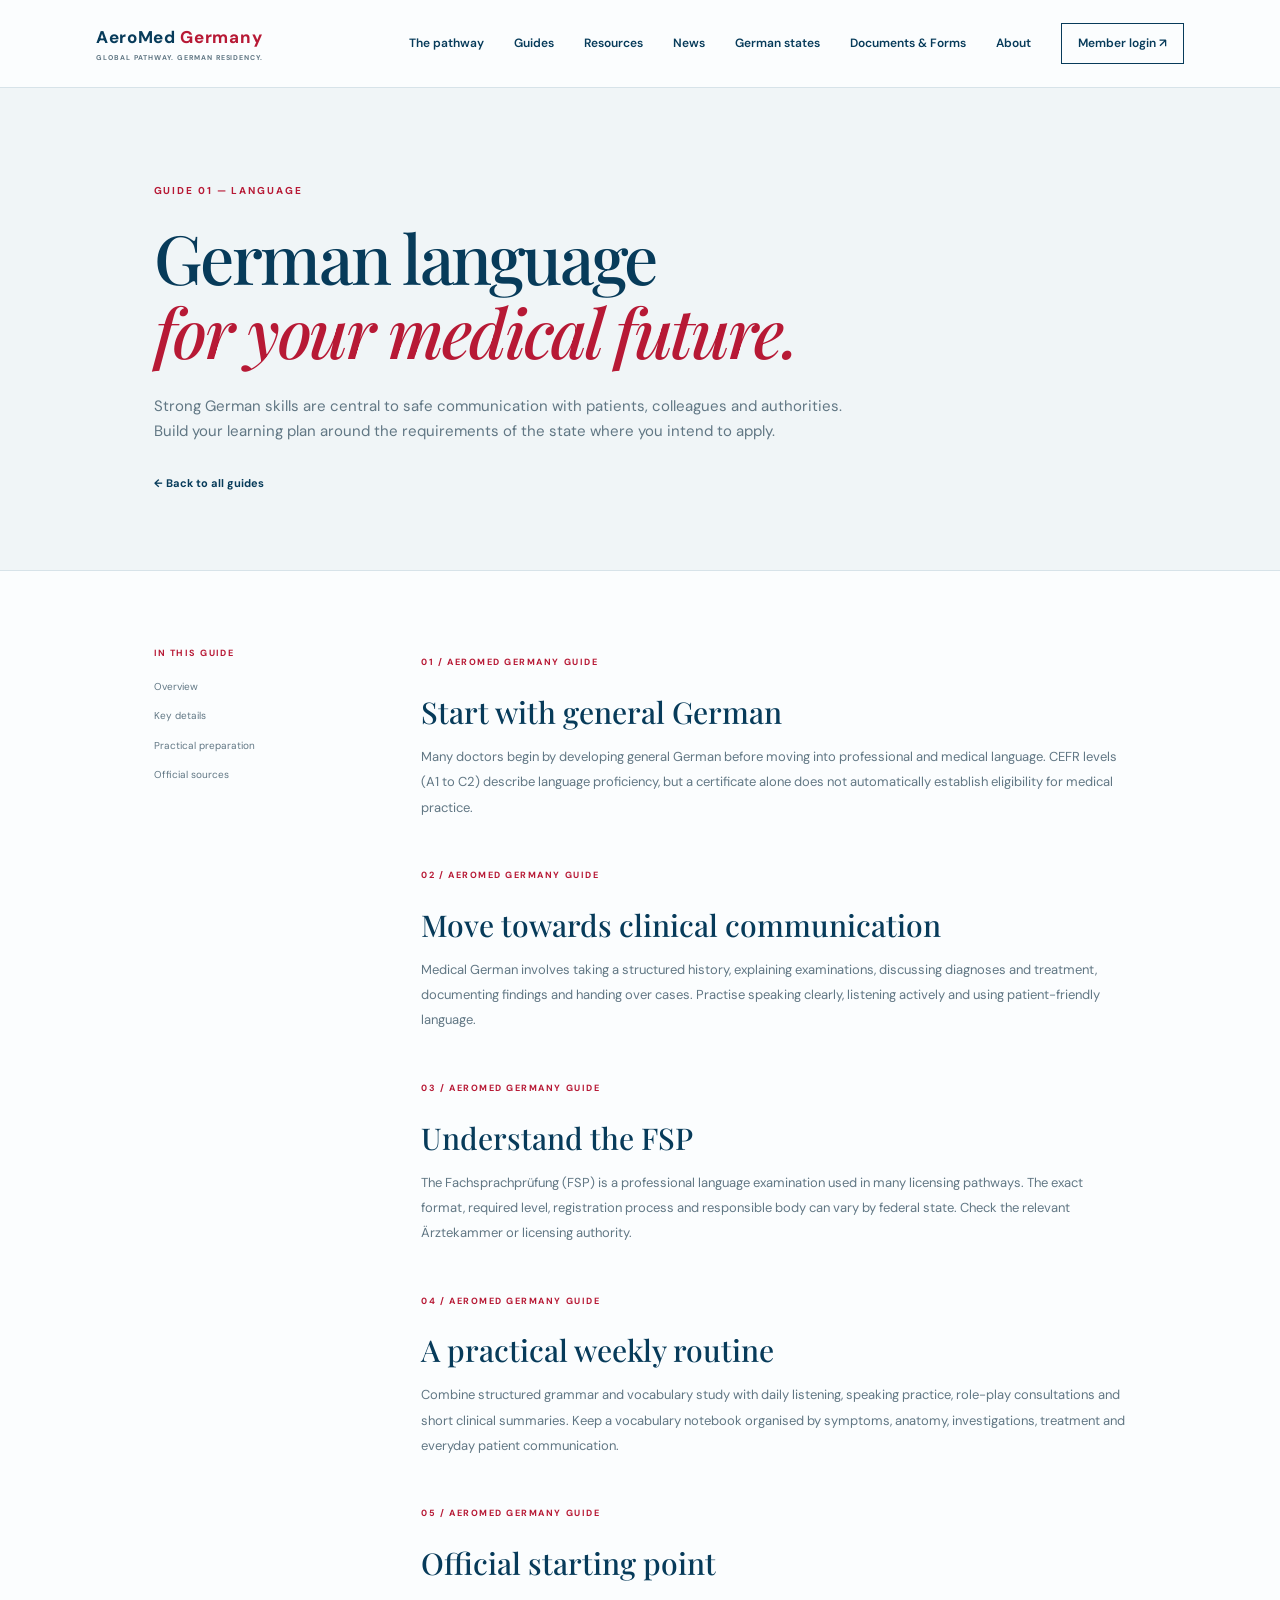
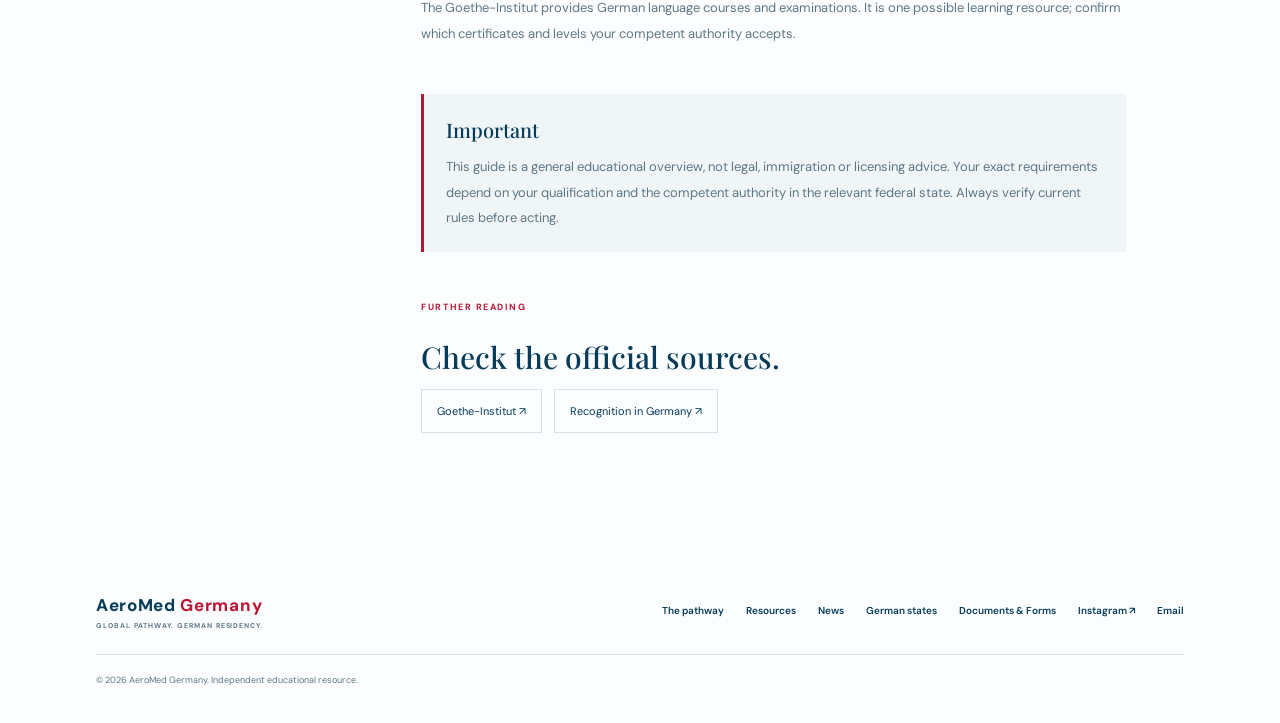
<file: language.html>
<!doctype html>
<html lang="en"><head><meta charset="utf-8"><meta name="viewport" content="width=device-width, initial-scale=1">
<meta name="theme-color" content="#073b5a">
<link rel="preconnect" href="https://fonts.googleapis.com"><link rel="preconnect" href="https://fonts.gstatic.com" crossorigin>
<link href="https://fonts.googleapis.com/css2?family=DM+Sans:wght@400;500;600;700&family=Playfair+Display:wght@500;600;700&display=swap" rel="stylesheet"><link rel="stylesheet" href="styles.css">
<link rel="canonical" href="https://germanpg854.github.io/language.html"></head><body><header class="site-header"><a class="brand" href="index.html"><span class="brand-name">AeroMed <span>Germany</span><small>GLOBAL PATHWAY. GERMAN RESIDENCY.</small></span></a><button class="menu-toggle" aria-label="Open navigation" aria-expanded="false">☰</button><nav class="main-nav"><a href="index.html#pathway">The pathway</a><a href="index.html#guides">Guides</a><a href="index.html#resources">Resources</a><a href="news.html">News</a><a href="bundeslaender.html">German states</a><a href="documents.html">Documents &amp; Forms</a><a href="index.html#about">About</a><a class="nav-cta" href="login.html">Member login ↗</a></nav></header><main id="main">
<title>German Language for Doctors in Germany | AeroMed Germany</title><meta name="description" content="A practical overview of German language learning for international doctors, including general German, medical communication and preparation."><section class="article-hero"><p class="eyebrow">GUIDE 01 — LANGUAGE</p><h1>German language<br><em>for your medical future.</em></h1><p class="article-intro">Strong German skills are central to safe communication with patients, colleagues and authorities. Build your learning plan around the requirements of the state where you intend to apply.</p><a class="text-link" href="index.html#guides">← Back to all guides</a></section>
<section class="article-body"><aside class="article-aside"><b>IN THIS GUIDE</b><a href="#section-1">Overview</a><a href="#section-2">Key details</a><a href="#section-3">Practical preparation</a><a href="#official">Official sources</a></aside><div class="article-content"><section id="section-1"><p class="topic-meta">01 / AEROMED GERMANY GUIDE</p><h2>Start with general German</h2><p>Many doctors begin by developing general German before moving into professional and medical language. CEFR levels (A1 to C2) describe language proficiency, but a certificate alone does not automatically establish eligibility for medical practice.</p></section><section id="section-2"><p class="topic-meta">02 / AEROMED GERMANY GUIDE</p><h2>Move towards clinical communication</h2><p>Medical German involves taking a structured history, explaining examinations, discussing diagnoses and treatment, documenting findings and handing over cases. Practise speaking clearly, listening actively and using patient-friendly language.</p></section><section id="section-3"><p class="topic-meta">03 / AEROMED GERMANY GUIDE</p><h2>Understand the FSP</h2><p>The Fachsprachprüfung (FSP) is a professional language examination used in many licensing pathways. The exact format, required level, registration process and responsible body can vary by federal state. Check the relevant Ärztekammer or licensing authority.</p></section><section id="section-4"><p class="topic-meta">04 / AEROMED GERMANY GUIDE</p><h2>A practical weekly routine</h2><p>Combine structured grammar and vocabulary study with daily listening, speaking practice, role-play consultations and short clinical summaries. Keep a vocabulary notebook organised by symptoms, anatomy, investigations, treatment and everyday patient communication.</p></section><section id="section-5"><p class="topic-meta">05 / AEROMED GERMANY GUIDE</p><h2>Official starting point</h2><p>The Goethe-Institut provides German language courses and examinations. It is one possible learning resource; confirm which certificates and levels your competent authority accepts.</p></section><section class="article-callout"><b>Important</b><p>This guide is a general educational overview, not legal, immigration or licensing advice. Your exact requirements depend on your qualification and the competent authority in the relevant federal state. Always verify current rules before acting.</p></section><section id="official"><p class="topic-meta">FURTHER READING</p><h2>Check the official sources.</h2><div class="article-links"><a href="https://www.goethe.de/en/" target="_blank" rel="noopener">Goethe-Institut ↗</a><a href="https://www.anerkennung-in-deutschland.de/html/en/" target="_blank" rel="noopener">Recognition in Germany ↗</a></div></section></div></section></main><footer class="site-footer"><a class="brand footer-brand" href="index.html"><span class="brand-name">AeroMed <span>Germany</span><small>GLOBAL PATHWAY. GERMAN RESIDENCY.</small></span></a><div class="footer-links"><a href="index.html#pathway">The pathway</a><a href="index.html#resources">Resources</a><a href="news.html">News</a><a href="bundeslaender.html">German states</a><a href="documents.html">Documents &amp; Forms</a><a href="https://www.instagram.com/germanpg854/" target="_blank" rel="noopener">Instagram ↗</a><a href="mailto:germanpg854@gmail.com">Email</a></div><p>© <span id="year"></span> AeroMed Germany. Independent educational resource.</p></footer><script src="script.js"></script></body></html>
</file>
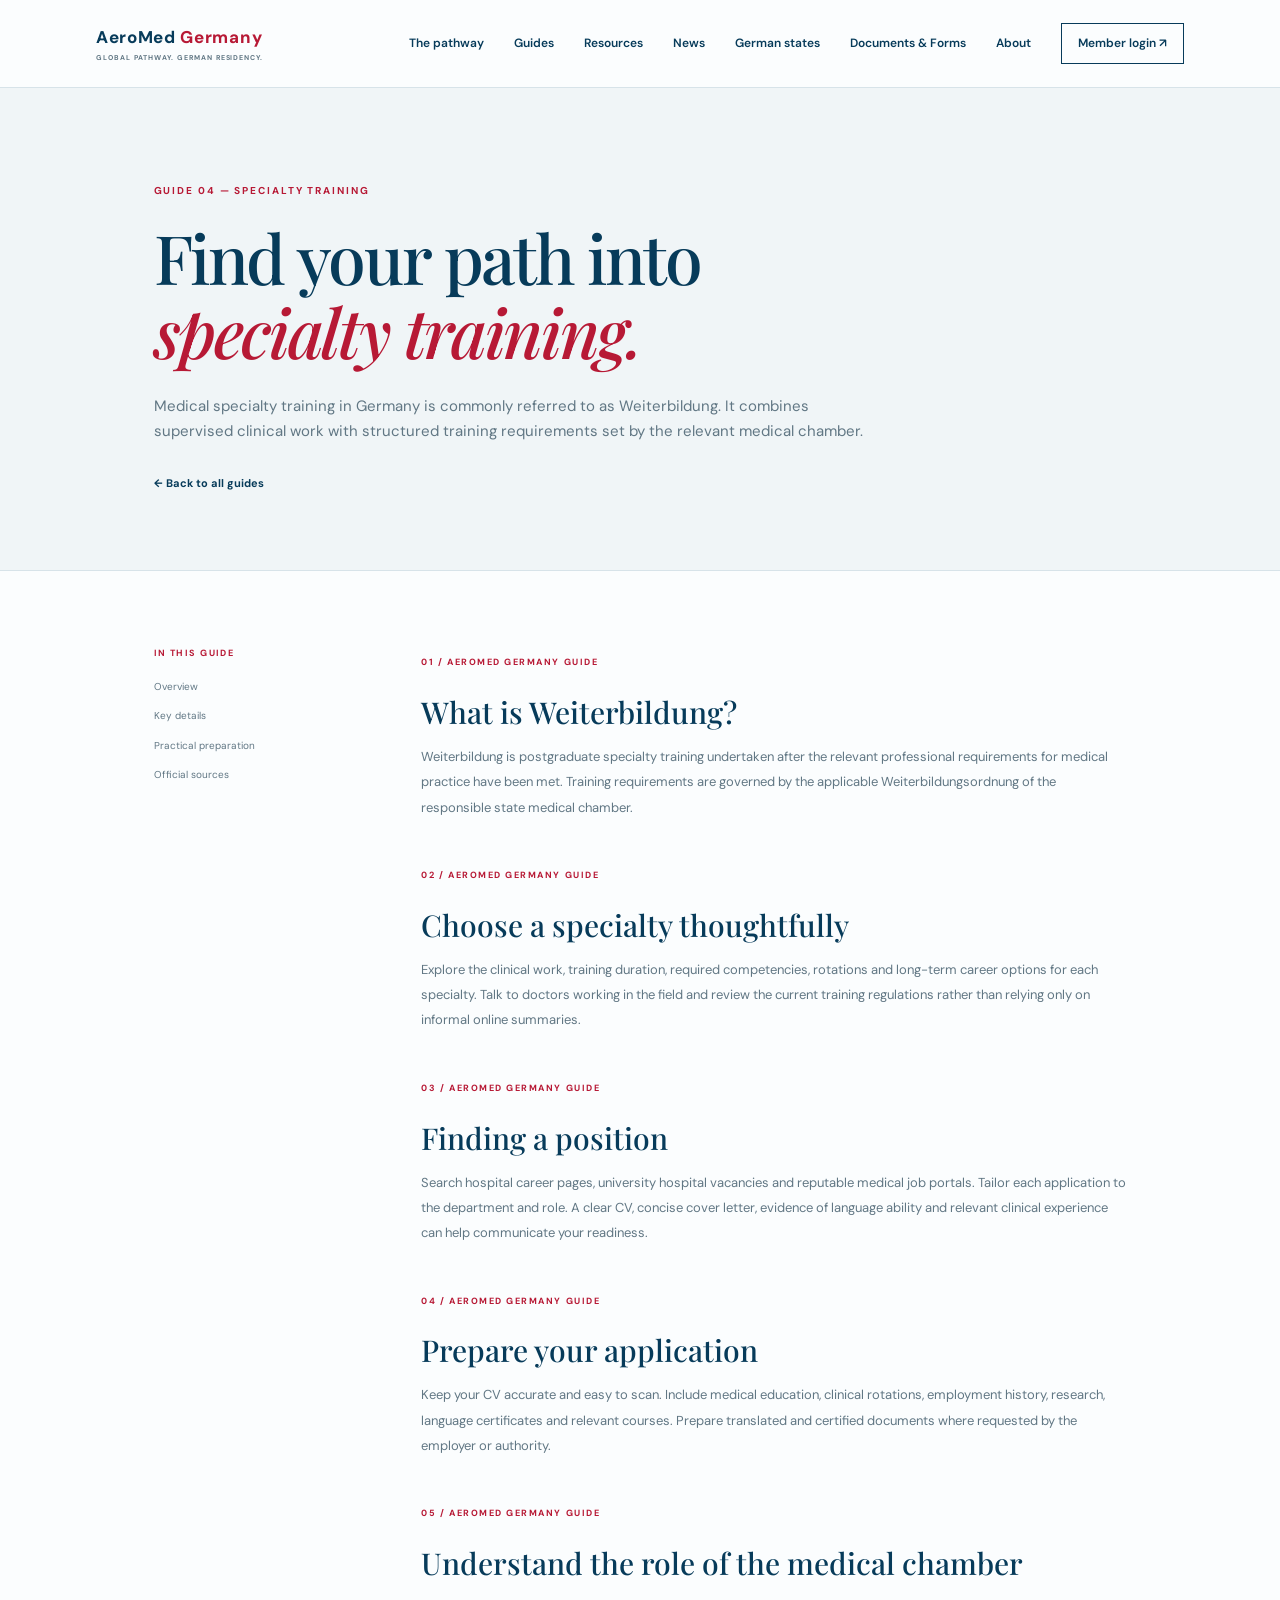
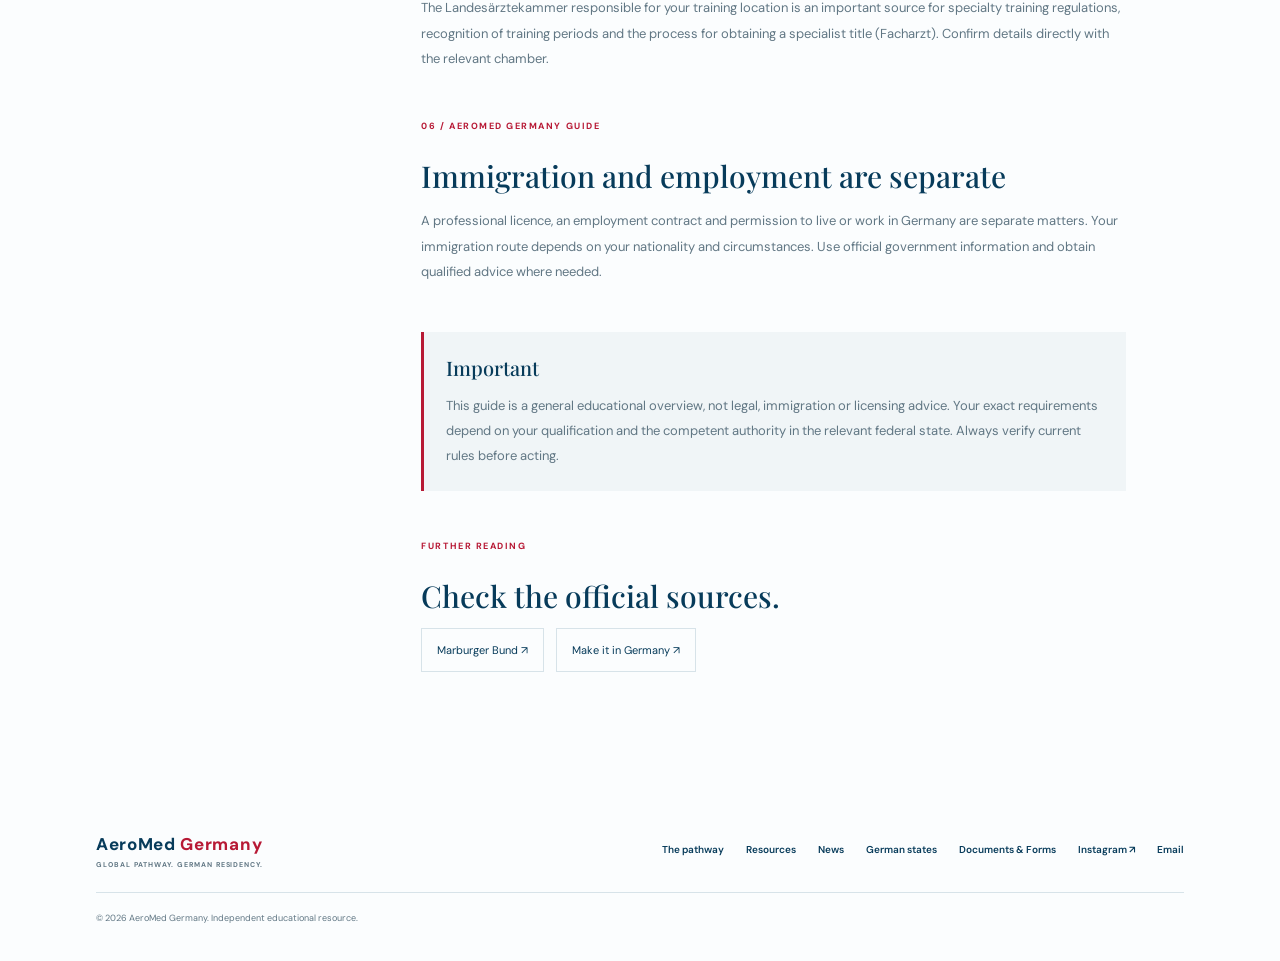
<file: residency.html>
<!doctype html>
<html lang="en"><head><meta charset="utf-8"><meta name="viewport" content="width=device-width, initial-scale=1">
<meta name="theme-color" content="#073b5a">
<link rel="preconnect" href="https://fonts.googleapis.com"><link rel="preconnect" href="https://fonts.gstatic.com" crossorigin>
<link href="https://fonts.googleapis.com/css2?family=DM+Sans:wght@400;500;600;700&family=Playfair+Display:wght@500;600;700&display=swap" rel="stylesheet"><link rel="stylesheet" href="styles.css">
<link rel="canonical" href="https://germanpg854.github.io/residency.html"></head><body><header class="site-header"><a class="brand" href="index.html"><span class="brand-name">AeroMed <span>Germany</span><small>GLOBAL PATHWAY. GERMAN RESIDENCY.</small></span></a><button class="menu-toggle" aria-label="Open navigation" aria-expanded="false">☰</button><nav class="main-nav"><a href="index.html#pathway">The pathway</a><a href="index.html#guides">Guides</a><a href="index.html#resources">Resources</a><a href="news.html">News</a><a href="bundeslaender.html">German states</a><a href="documents.html">Documents &amp; Forms</a><a href="index.html#about">About</a><a class="nav-cta" href="login.html">Member login ↗</a></nav></header><main id="main">
<title>Medical Residency & Facharzt Training in Germany | AeroMed Germany</title><meta name="description" content="An introduction to medical specialty training (Weiterbildung) and finding residency positions in Germany."><section class="article-hero"><p class="eyebrow">GUIDE 04 — SPECIALTY TRAINING</p><h1>Find your path into<br><em>specialty training.</em></h1><p class="article-intro">Medical specialty training in Germany is commonly referred to as Weiterbildung. It combines supervised clinical work with structured training requirements set by the relevant medical chamber.</p><a class="text-link" href="index.html#guides">← Back to all guides</a></section>
<section class="article-body"><aside class="article-aside"><b>IN THIS GUIDE</b><a href="#section-1">Overview</a><a href="#section-2">Key details</a><a href="#section-3">Practical preparation</a><a href="#official">Official sources</a></aside><div class="article-content"><section id="section-1"><p class="topic-meta">01 / AEROMED GERMANY GUIDE</p><h2>What is Weiterbildung?</h2><p>Weiterbildung is postgraduate specialty training undertaken after the relevant professional requirements for medical practice have been met. Training requirements are governed by the applicable Weiterbildungsordnung of the responsible state medical chamber.</p></section><section id="section-2"><p class="topic-meta">02 / AEROMED GERMANY GUIDE</p><h2>Choose a specialty thoughtfully</h2><p>Explore the clinical work, training duration, required competencies, rotations and long-term career options for each specialty. Talk to doctors working in the field and review the current training regulations rather than relying only on informal online summaries.</p></section><section id="section-3"><p class="topic-meta">03 / AEROMED GERMANY GUIDE</p><h2>Finding a position</h2><p>Search hospital career pages, university hospital vacancies and reputable medical job portals. Tailor each application to the department and role. A clear CV, concise cover letter, evidence of language ability and relevant clinical experience can help communicate your readiness.</p></section><section id="section-4"><p class="topic-meta">04 / AEROMED GERMANY GUIDE</p><h2>Prepare your application</h2><p>Keep your CV accurate and easy to scan. Include medical education, clinical rotations, employment history, research, language certificates and relevant courses. Prepare translated and certified documents where requested by the employer or authority.</p></section><section id="section-5"><p class="topic-meta">05 / AEROMED GERMANY GUIDE</p><h2>Understand the role of the medical chamber</h2><p>The Landesärztekammer responsible for your training location is an important source for specialty training regulations, recognition of training periods and the process for obtaining a specialist title (Facharzt). Confirm details directly with the relevant chamber.</p></section><section id="section-6"><p class="topic-meta">06 / AEROMED GERMANY GUIDE</p><h2>Immigration and employment are separate</h2><p>A professional licence, an employment contract and permission to live or work in Germany are separate matters. Your immigration route depends on your nationality and circumstances. Use official government information and obtain qualified advice where needed.</p></section><section class="article-callout"><b>Important</b><p>This guide is a general educational overview, not legal, immigration or licensing advice. Your exact requirements depend on your qualification and the competent authority in the relevant federal state. Always verify current rules before acting.</p></section><section id="official"><p class="topic-meta">FURTHER READING</p><h2>Check the official sources.</h2><div class="article-links"><a href="https://www.marburger-bund.de/" target="_blank" rel="noopener">Marburger Bund ↗</a><a href="https://www.make-it-in-germany.com/en/" target="_blank" rel="noopener">Make it in Germany ↗</a></div></section></div></section></main><footer class="site-footer"><a class="brand footer-brand" href="index.html"><span class="brand-name">AeroMed <span>Germany</span><small>GLOBAL PATHWAY. GERMAN RESIDENCY.</small></span></a><div class="footer-links"><a href="index.html#pathway">The pathway</a><a href="index.html#resources">Resources</a><a href="news.html">News</a><a href="bundeslaender.html">German states</a><a href="documents.html">Documents &amp; Forms</a><a href="https://www.instagram.com/germanpg854/" target="_blank" rel="noopener">Instagram ↗</a><a href="mailto:germanpg854@gmail.com">Email</a></div><p>© <span id="year"></span> AeroMed Germany. Independent educational resource.</p></footer><script src="script.js"></script></body></html>
</file>
<file: styles.css>
:root{--ink:#073b5a;--muted:#617784;--cream:#f0f5f7;--paper:#fbfdfe;--line:#d7e3e9;--accent:#b71935;--serif:"Playfair Display",Georgia,serif;--sans:"DM Sans",Arial,sans-serif}*{box-sizing:border-box}html{scroll-behavior:smooth;scroll-padding-top:90px}body{margin:0;background:var(--paper);color:var(--ink);font-family:var(--sans);line-height:1.65}a{color:inherit}.skip-link{position:absolute;left:-999px;top:0;background:white;padding:10px;z-index:100}.skip-link:focus{left:10px}.site-header{height:88px;padding:0 7.5%;display:flex;align-items:center;justify-content:space-between;border-bottom:1px solid var(--line);background:rgba(251,253,254,.96);position:sticky;top:0;z-index:20;backdrop-filter:blur(12px)}.brand{display:flex;align-items:center;gap:11px;text-decoration:none}.brand-name{font-size:17px;font-weight:750;letter-spacing:.04em;color:var(--ink);white-space:nowrap}.brand-name>span{color:var(--accent)}.brand-name small{display:block;font-size:7px;letter-spacing:.14em;color:var(--muted);font-weight:700;margin-top:1px}.brand-mark{width:38px;height:38px;border:1px solid var(--ink);display:grid;place-items:center;font:600 21px var(--serif)}.brand-mark span{color:var(--accent)}.main-nav{display:flex;align-items:center;gap:30px}.main-nav a,.footer-links a{text-decoration:none;font-size:12px;font-weight:600}.main-nav a:hover,.footer-links a:hover{color:var(--accent)}.main-nav .nav-cta{border:1px solid var(--ink);padding:10px 16px}.menu-toggle{display:none;background:none;border:0;font-size:25px;color:var(--ink)}.hero{padding:75px 7.5% 84px;display:grid;grid-template-columns:1.02fr .98fr;gap:6%;align-items:center;min-height:600px}.eyebrow{font-size:10px;font-weight:700;letter-spacing:.19em;color:var(--accent);margin:0 0 20px}.eyebrow span{display:inline-block;width:7px;height:7px;border-radius:50%;background:var(--accent);margin-right:8px}.hero h1,.section h2,.feature-copy h2,.official-copy h2,.about-section h2{font:500 clamp(43px,5.4vw,70px)/1.1 var(--serif);letter-spacing:-.035em;margin:0}.hero h1 em,.section h2 em,.feature-copy h2 em,.official-copy h2 em,.about-section h2 em{color:var(--accent);font-weight:500}.hero-intro{max-width:530px;color:var(--muted);font-size:15px;margin:25px 0 30px}.hero-actions{display:flex;align-items:center;gap:25px;flex-wrap:wrap}.button{display:inline-flex;gap:24px;align-items:center;text-decoration:none;padding:14px 20px;font-size:11px;font-weight:700;letter-spacing:.04em}.button-dark{background:var(--ink);color:white}.button-dark:hover{background:#294443}.button-light{border:1px solid rgba(255,255,255,.55);color:white}.text-link{font-size:11px;font-weight:700;text-decoration:none}.hero-note{display:flex;gap:13px;align-items:center;margin-top:52px;color:var(--muted);font-size:10px;line-height:1.8}.hero-note b{color:var(--ink)}.note-icon{font-size:23px;color:var(--accent)}.hero-art{height:440px;position:relative;overflow:hidden;background:#dce3dc;color:var(--ink);padding:20px}.art-top,.art-bottom{position:absolute;left:22px;right:22px;display:flex;justify-content:space-between;font-size:8px;font-weight:700;letter-spacing:.16em;z-index:4}.art-top{top:20px}.art-bottom{bottom:18px}.art-sun{position:absolute;width:190px;height:190px;border-radius:50%;background:#c6a950;top:78px;right:16%;opacity:.9}.arch{position:absolute;bottom:0;border:1px solid rgba(7,59,90,.45);border-bottom:0;border-radius:120px 120px 0 0}.arch-one{height:320px;width:220px;left:17%;background:#e5eff3}.arch-two{height:260px;width:180px;left:42%;background:#8caebb}.art-line{position:absolute;height:1px;background:var(--ink);width:75%;bottom:95px;left:12%}.art-caption{position:absolute;left:12%;bottom:112px;font:600 31px/.98 var(--serif);letter-spacing:.04em;z-index:3}.art-caption i{color:#91152a;font-style:normal}.trust-strip{background:var(--ink);color:#e8e8df;min-height:62px;padding:0 7.5%;display:flex;align-items:center;justify-content:space-between;gap:15px;font-size:9px;letter-spacing:.15em;font-weight:700}.trust-strip span:first-child{color:#c6a950}.trust-strip i{color:#c6a950;font-style:normal}.section{padding:105px 7.5%}.section-heading{display:flex;justify-content:space-between;align-items:end;gap:40px;margin-bottom:48px}.section h2,.feature-copy h2,.official-copy h2,.about-section h2{font-size:clamp(38px,4.3vw,55px)}.section-summary{max-width:390px;color:var(--muted);font-size:13px;margin:0 0 4px}.pathway-grid{display:grid;grid-template-columns:repeat(4,1fr);border:1px solid var(--line)}.path-card{min-height:290px;padding:25px 23px;border-right:1px solid var(--line);position:relative;background:#fff}.path-card:last-child{border:0}.card-number{font-size:9px;letter-spacing:.15em;color:var(--accent)}.card-icon{font-size:26px;margin:25px 0 14px;color:var(--accent)}.path-card h3,.topic-card h3{font:500 22px var(--serif);margin:0 0 12px}.path-card p,.topic-card p{font-size:11px;color:var(--muted);line-height:1.8;margin:0 0 20px}.path-card a,.topic-card a{font-size:10px;font-weight:700;text-decoration:none;border-bottom:1px solid #c9c9c1;padding-bottom:4px}.path-card a span{color:var(--accent)}.small-print{font-size:10px;color:var(--muted);margin-top:16px}.feature-section{display:grid;grid-template-columns:1fr 1fr;background:var(--ink);color:white;min-height:480px}.feature-image{position:relative;min-height:430px;background:linear-gradient(145deg,#b8cfd8,#e1e9eb);overflow:hidden}.feature-image:before{content:"";position:absolute;width:250px;height:330px;border:1px solid #47778d;border-bottom:0;border-radius:140px 140px 0 0;bottom:0;left:25%;background:linear-gradient(180deg,#edf3f3,#8caebb)}.feature-image:after{content:"";position:absolute;width:170px;height:170px;border-radius:50%;background:#b71935;right:12%;top:60px}.feature-stamp{position:absolute;z-index:2;top:50px;left:12%;font:600 24px/.95 var(--serif);color:var(--ink);transform:rotate(-7deg)}.feature-stamp span{color:var(--accent)}.feature-image-label{position:absolute;z-index:3;bottom:22px;left:25px;color:var(--ink);font-size:8px;letter-spacing:.18em;font-weight:700}.feature-copy{padding:75px 12%;align-self:center}.feature-copy .eyebrow{color:#c6a950}.feature-copy h2 em{color:#c6a950}.feature-copy>p:not(.eyebrow){font-size:12px;color:#c3ceca;max-width:440px;margin:22px 0}.check-list{padding:0;list-style:none;margin:25px 0 30px}.check-list li{font-size:11px;color:#e1e5df;margin:12px 0}.check-list li:before{content:"✓";color:#c6a950;margin-right:12px}.topic-section{background:var(--cream)}.topic-grid{display:grid;grid-template-columns:repeat(2,1fr);gap:14px}.topic-card{padding:30px;background:var(--paper);border:1px solid var(--line);min-height:220px}.topic-meta{font-size:9px;color:var(--accent);letter-spacing:.17em;font-weight:700;margin-bottom:24px}.topic-card h3{font-size:25px}.topic-card p{max-width:520px}.topic-card a{display:inline-block;margin-top:4px}.official-section{padding:100px 7.5%;display:grid;grid-template-columns:.9fr 1.1fr;gap:10%;align-items:start}.official-copy>p:not(.eyebrow){font-size:12px;color:var(--muted);max-width:400px;margin-top:24px}.resource-list{border-top:1px solid var(--line)}.resource-list a{display:flex;justify-content:space-between;align-items:center;padding:19px 4px;border-bottom:1px solid var(--line);text-decoration:none}.resource-list a>span:first-child{display:flex;flex-direction:column;gap:4px}.resource-list small{font-size:8px;letter-spacing:.15em;color:var(--accent);font-weight:700}.resource-list b{font:500 18px var(--serif)}.resource-list a>span:last-child{font-size:18px}.about-section{background:#e7e8df;text-align:center;padding:90px 20px}.about-section .eyebrow{margin-bottom:18px}.about-section>p:not(.eyebrow){max-width:610px;margin:22px auto 28px;color:#65706c;font-size:13px}.disclaimer{padding:28px 7.5%;background:#f0eee7;border-top:1px solid var(--line)}.disclaimer b{font-size:11px}.disclaimer p{font-size:10px;color:var(--muted);max-width:900px;margin:6px 0 0}.site-footer{padding:35px 7.5%;display:grid;grid-template-columns:1fr auto;gap:22px;align-items:center}.footer-brand{width:max-content}.footer-links{display:flex;gap:22px}.footer-links a{font-size:10px}.site-footer>p{grid-column:1/-1;font-size:9px;color:var(--muted);margin:0;border-top:1px solid var(--line);padding-top:18px}
@media(max-width:900px){.site-header{padding:0 5%}.main-nav{gap:16px}.hero{padding:60px 5%;gap:4%}.hero-art{height:390px}.section,.official-section{padding:75px 5%}.pathway-grid{grid-template-columns:repeat(2,1fr)}.path-card:nth-child(2){border-right:0}.path-card:nth-child(-n+2){border-bottom:1px solid var(--line)}.feature-copy{padding:60px 9%}.trust-strip{padding:0 5%;font-size:8px}}
@media(max-width:650px){.site-header{height:72px}.menu-toggle{display:block}.main-nav{display:none;position:absolute;top:71px;left:0;right:0;padding:20px 6%;background:var(--paper);border-bottom:1px solid var(--line);flex-direction:column;align-items:flex-start;gap:18px}.main-nav.open{display:flex}.hero{grid-template-columns:1fr;padding:58px 6% 55px;gap:42px}.hero h1{font-size:49px}.hero-art{height:350px}.trust-strip{flex-wrap:wrap;justify-content:center;padding:15px 5%;gap:9px 14px}.trust-strip span:first-child{width:100%;text-align:center}.section{padding:72px 6%}.section-heading{display:block;margin-bottom:32px}.section-summary{margin-top:20px}.pathway-grid{grid-template-columns:1fr}.path-card{border-right:0;border-bottom:1px solid var(--line);min-height:250px}.path-card:nth-child(2){border-bottom:1px solid var(--line)}.path-card:last-child{border-bottom:0}.feature-section{grid-template-columns:1fr}.feature-image{min-height:330px}.feature-copy{padding:55px 7%}.topic-grid{grid-template-columns:1fr}.official-section{grid-template-columns:1fr;gap:35px;padding:75px 6%}.about-section{padding:75px 7%}.site-footer{grid-template-columns:1fr;padding:30px 6%}.footer-links{flex-wrap:wrap;gap:14px 20px}.site-footer>p{grid-column:auto}}
@media(prefers-reduced-motion:reduce){html{scroll-behavior:auto}}

.article-hero{padding:95px 12% 75px;background:var(--cream);border-bottom:1px solid var(--line)}.article-hero h1{font:500 clamp(42px,5.5vw,68px)/1.1 var(--serif);letter-spacing:-.035em;margin:0;max-width:850px}.article-hero h1 em{color:var(--accent);font-weight:500}.article-intro{max-width:720px;color:var(--muted);font-size:15px;margin:25px 0}.article-body{padding:75px 12%;display:grid;grid-template-columns:190px 1fr;gap:8%}.article-aside{position:sticky;top:115px;align-self:start;display:flex;flex-direction:column;gap:13px}.article-aside b{font-size:9px;letter-spacing:.16em;color:var(--accent);margin-bottom:5px}.article-aside a{font-size:10px;text-decoration:none;color:var(--muted)}.article-aside a:hover{color:var(--accent)}.article-content section{margin-bottom:48px;scroll-margin-top:110px}.article-content h2{font:500 30px/1.2 var(--serif);margin:0 0 14px}.article-content section>p:not(.topic-meta){font-size:13px;color:var(--muted);line-height:1.95;margin:0}.article-callout{padding:22px;background:var(--cream);border-left:3px solid var(--accent)}.article-callout b{font:500 20px var(--serif)}.article-callout p{margin-top:8px!important}.article-links{display:flex;flex-wrap:wrap;gap:12px}.article-links a{font-size:11px;text-decoration:none;border:1px solid var(--line);padding:12px 15px}.article-links a:hover{border-color:var(--accent)}@media(max-width:650px){.article-hero{padding:65px 6%}.article-body{padding:55px 6%;grid-template-columns:1fr;gap:35px}.article-aside{position:static;flex-direction:row;flex-wrap:wrap}.article-aside b{width:100%}.article-content h2{font-size:26px}}


.founders-section{background:var(--paper)}.founder-grid{display:grid;grid-template-columns:repeat(2,minmax(0,1fr));gap:16px}.founder-card{padding:30px;border:1px solid var(--line);background:#fff;min-height:160px}.founder-role{font-size:9px;letter-spacing:.17em;font-weight:700;color:var(--accent)}.founder-card h3{font:500 27px/1.2 var(--serif);color:var(--ink);margin:17px 0 7px}.founder-card p{font-size:12px;color:var(--muted);margin:0}@media(max-width:650px){.founder-grid{grid-template-columns:1fr}.founder-card{padding:24px}}

/* Simple external Drive and Forms link hub */
.share-link-grid{display:grid;grid-template-columns:repeat(2,minmax(0,1fr));gap:18px;padding-top:32px}.share-link-card{display:flex;flex-direction:column;align-items:flex-start;padding:30px;background:#fff;border:1px solid var(--line);min-height:280px}.share-link-card h2{font:500 30px/1.2 var(--serif);margin:6px 0 10px;color:var(--ink)}.share-link-card>p:not(.eyebrow){font-size:13px;color:var(--muted);line-height:1.8;margin:0 0 24px}.share-link-card .button{margin-top:auto}.link-status{display:block;color:var(--muted);font-size:11px;line-height:1.6;margin-top:13px}.configured-link.is-unavailable{opacity:.6;cursor:not-allowed}.share-contact{padding-top:24px;color:var(--muted);font-size:13px}.share-contact a{color:var(--ink);font-weight:700}@media(max-width:650px){.share-link-grid{grid-template-columns:1fr}.share-link-card{min-height:240px;padding:24px}}

/* News, member tools, and the future state finder */
.news-listing{padding-top:25px}.news-grid{display:grid;gap:14px}.news-card{padding:24px;background:#fff;border:1px solid var(--line)}.news-card time{font-size:10px;text-transform:uppercase;letter-spacing:.12em;color:var(--accent);font-weight:700}.news-card h2{font:500 27px/1.25 var(--serif);margin:10px 0 14px}.news-card a{font-size:12px;font-weight:700;text-decoration:none}.state-search-label{display:block;font-size:12px;font-weight:700;margin:30px 0 8px}.state-search{display:block;width:min(100%,520px);border:1px solid #b7c8d0;background:#fff;padding:13px;font:inherit;border-radius:2px;color:var(--ink)}.state-grid{list-style:none;padding:0;margin:18px 0;display:grid;grid-template-columns:repeat(2,minmax(0,1fr));gap:10px}.state-grid li{padding:15px 18px;background:#fff;border:1px solid var(--line);font-weight:600;font-size:13px}.admin-tool-panel{padding:28px 0;border-bottom:1px solid var(--line)}.admin-tool-panel h2{font:500 28px var(--serif);margin:0;color:var(--ink)}.admin-tool-panel .document-list{margin-top:20px}.admin-tool-panel .upload-form{max-width:620px}.admin-status{color:var(--muted)}
@media(max-width:1200px){.main-nav{gap:14px}.main-nav a{font-size:11px}.main-nav .nav-cta{padding:8px 10px}}
@media(min-width:651px) and (max-width:900px){.site-header{height:72px}.menu-toggle{display:block}.main-nav{display:none;position:absolute;top:71px;left:0;right:0;padding:20px 6%;background:var(--paper);border-bottom:1px solid var(--line);flex-direction:column;align-items:flex-start;gap:18px}.main-nav.open{display:flex}}
@media(max-width:650px){.state-grid{grid-template-columns:1fr}.news-card{padding:20px}.admin-tool-panel{padding:23px 0}}

/* Public documents library and secure administrator upload area */
.library-page{max-width:1000px;margin:0 auto;padding:78px 7.5% 90px;min-height:55vh}.library-heading{padding:0 0 38px;border-bottom:1px solid var(--line)}.library-heading h1,.admin-card h1{font:500 clamp(42px,5vw,62px)/1.08 var(--serif);letter-spacing:-.035em;color:var(--ink);margin:0}.library-heading h1 em{color:var(--accent);font-weight:500}.library-heading>p:last-child,.admin-intro{color:var(--muted);font-size:14px;max-width:620px;margin:18px 0 0}.library-list{padding-top:26px}.library-status,.admin-status{font-size:13px;color:var(--muted)}.library-status.is-error,.admin-status.is-error{color:#a3162d}.document-list{list-style:none;padding:0;margin:18px 0}.document-list li{padding:17px 18px;border:1px solid var(--line);background:#fff;margin:0 0 10px;display:flex;justify-content:space-between;align-items:center;gap:16px}.document-list li>span,.document-list li>div{display:flex;flex-direction:column;gap:3px}.document-list li a{color:var(--ink);text-decoration:none;font-weight:700}.document-list li a:hover{color:var(--accent)}.document-list li small{color:var(--muted);font-size:11px}.library-admin-link{margin-top:45px;font-size:12px}.library-admin-link a,.admin-back{color:var(--ink);font-weight:700;text-decoration:none}.admin-page{min-height:65vh;padding:65px 20px;background:var(--cream)}.admin-card{width:min(100%,600px);margin:0 auto;padding:36px;background:var(--paper);border:1px solid var(--line)}.admin-card h1{font-size:38px}.login-form,.upload-form{display:grid;gap:10px;margin-top:24px}.login-form label,.upload-form label{font-size:12px;font-weight:700;color:var(--ink)}.login-form input,.upload-form input{width:100%;border:1px solid #b7c8d0;background:white;padding:12px;font:inherit;color:var(--ink);border-radius:2px}.login-form .button,.upload-form .button{justify-self:start;margin-top:8px;cursor:pointer;border:0}.login-form button:disabled,.upload-form button:disabled{opacity:.6;cursor:wait}.notice{padding:13px 15px;margin-top:18px;font-size:12px}.notice-warning{background:#fff2d1;border-left:3px solid #bd8f17;color:#57440c}.admin-status{min-height:20px;margin:12px 0}.upload-panel{border-top:1px solid var(--line);margin-top:28px;padding-top:24px}.upload-heading{display:flex;justify-content:space-between;align-items:center;gap:16px}.upload-heading .eyebrow{margin-bottom:7px}.upload-heading h2{font:500 27px var(--serif);margin:0}.button-quiet{border:1px solid var(--line);color:var(--ink);background:white;padding:9px 13px;font:600 11px var(--sans);cursor:pointer}.upload-form small{color:var(--muted);font-size:11px}.admin-doc-heading{font:500 20px var(--serif);margin:30px 0 10px}.document-delete{border:1px solid var(--line);background:#fff;color:#8d1730;border-radius:2px;padding:7px 10px;cursor:pointer;font:600 11px var(--sans)}.document-delete:disabled{opacity:.5}.admin-footnote{border-top:1px solid var(--line);padding-top:17px;margin-top:24px;font-size:11px;color:var(--muted)}@media(max-width:650px){.library-page{padding:55px 6% 65px}.admin-page{padding:36px 14px}.admin-card{padding:25px 20px}.admin-card h1{font-size:32px}.upload-heading{align-items:flex-start}.document-list li{padding:14px 12px}}
</file>
